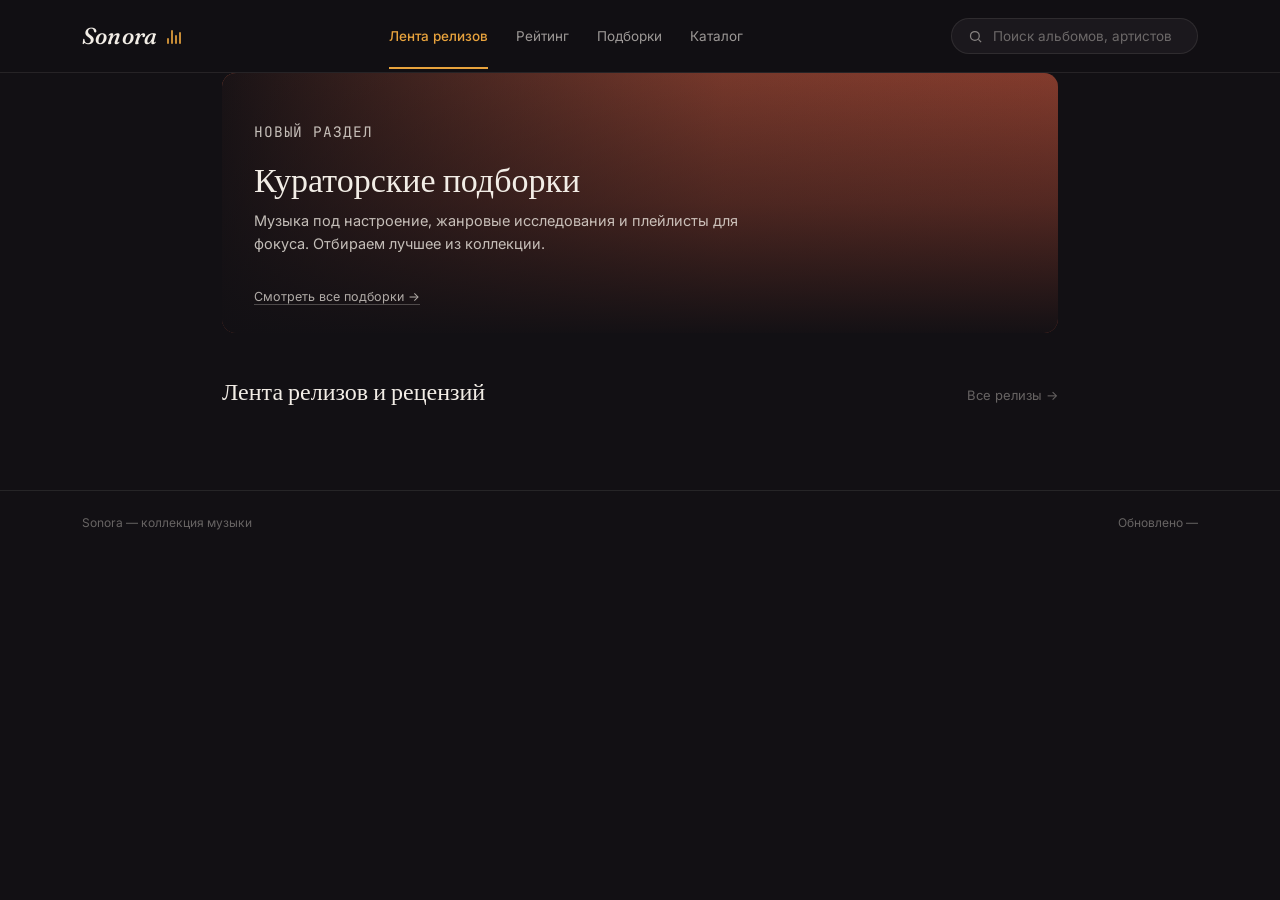
<file: index.html>
<!DOCTYPE html>
<html lang="ru">
<head>
<link rel="icon" href="data:image/svg+xml,<svg xmlns='http://www.w3.org/2000/svg' viewBox='0 0 100 100'><text x='50' y='75' font-size='80' font-family='Georgia,serif' font-weight='bold' fill='%2334D399' text-anchor='middle'>S</text></svg>">
<meta charset="UTF-8">
<meta name="viewport" content="width=device-width, initial-scale=1.0">
<title>Sonora — коллекция музыки</title>
<link rel="preconnect" href="https://fonts.googleapis.com">
<link rel="preconnect" href="https://fonts.gstatic.com" crossorigin>
<link href="https://fonts.googleapis.com/css2?family=Fraunces:ital,opsz,wght@0,9..144,400;0,9..144,500;0,9..144,600;1,9..144,500&family=Inter:wght@400;500;600&family=JetBrains+Mono:wght@400;500&display=swap" rel="stylesheet">
<link rel="stylesheet" href="modal.css">
<style>
  :root{
    --bg: #121014;
    --surface-1: #1b181d;
    --surface-2: #242026;
    --border: rgba(242,237,230,0.09);
    --border-strong: rgba(242,237,230,0.16);
    --text: #f2ede6;
    --text-secondary: rgba(242,237,230,0.62);
    --text-muted: rgba(242,237,230,0.38);
    --accent: #e8a33d;
    --accent-soft: rgba(232,163,61,0.14);
    --coral: linear-gradient(150deg,#c65b3f 0%,#8a3a2c 100%);
    --teal: linear-gradient(150deg,#2f7a72 0%,#1c4a45 100%);
    --pink: linear-gradient(150deg,#b5566f 0%,#732f42 100%);
    --amber: linear-gradient(150deg,#d99a3d 0%,#8c5c1d 100%);
    --green: linear-gradient(150deg,#5c8a4a 0%,#33502a 100%);
    --plum: linear-gradient(150deg,#6b5a9e 0%,#3d3162 100%);
    --radius: 14px;
    --radius-sm: 8px;
  }

  *{box-sizing:border-box;}
  html{scroll-behavior:smooth;}
  body{
    margin:0;
    background:var(--bg);
    color:var(--text);
    font-family:'Inter',sans-serif;
    -webkit-font-smoothing:antialiased;
  }
  a{color:inherit;text-decoration:none;}
  button{font-family:inherit;}
  :focus-visible{outline:2px solid var(--accent); outline-offset:2px; border-radius:4px;}

  .wrap{max-width:900px;margin:0 auto;padding:0 32px;} /* Сузили контейнер для комфортного чтения блога */

  /* ---------- Header ---------- */
  header{
    position:sticky; top:0; z-index:20;
    background:rgba(18,16,20,0.86);
    backdrop-filter:blur(10px);
    border-bottom:1px solid var(--border);
  }
  .header-inner{
    display:flex; align-items:center; justify-content:space-between;
    padding:18px 0; max-width:1180px; margin:0 auto; padding-left:32px; padding-right:32px;
  }
  .logo{
    display:flex; align-items:baseline; gap:10px;
  }
  .logo-mark{
    font-family:'Fraunces',serif; font-style:italic; font-weight:500;
    font-size:23px; letter-spacing:0.01em;
  }
  .logo-wave{
    display:flex; align-items:flex-end; gap:2px; height:14px; opacity:0.85;
  }
  .logo-wave span{
    width:2px; background:var(--accent); border-radius:2px;
    animation:wave 1.8s ease-in-out infinite;
  }
  .logo-wave span:nth-child(1){height:40%; animation-delay:0s;}
  .logo-wave span:nth-child(2){height:100%; animation-delay:0.2s;}
  .logo-wave span:nth-child(3){height:65%; animation-delay:0.4s;}
  .logo-wave span:nth-child(4){height:85%; animation-delay:0.6s;}
  @keyframes wave{
    0%,100%{transform:scaleY(0.6);}
    50%{transform:scaleY(1);}
  }
  @media (prefers-reduced-motion:reduce){
    .logo-wave span{animation:none;}
  }

  nav{display:flex; gap:28px;}
  nav a{
    font-size:13.5px; color:var(--text-secondary);
    padding:6px 0; position:relative;
    transition:color 0.2s ease;
  }
  nav a:hover{color:var(--text);}
  nav a.active{color:var(--accent); font-weight:500;}
  nav a.active::after{
    content:''; position:absolute; left:0; right:0; bottom:-19px;
    height:2px; background:var(--accent);
  }

  .search{
    display:flex; align-items:center; gap:8px;
    background:var(--surface-1); border:1px solid var(--border);
    border-radius:999px; padding:8px 16px;
    transition:border-color 0.2s ease;
  }
  .search:focus-within{border-color:var(--border-strong);}
  .search svg{flex-shrink:0; opacity:0.5;}
  .search input{
    border:none; background:none; outline:none;
    color:var(--text); font-family:'Inter',sans-serif; font-size:13.5px;
    width:190px;
  }
  .search input::placeholder{color:var(--text-muted);}

  /* ---------- Hero banner ---------- */
  main{padding:36px 0 80px;}
  .hero{
    position:relative; border-radius:var(--radius); overflow:hidden;
    background:var(--coral);
    min-height:260px;
    display:flex; align-items:flex-end;
    margin-bottom:44px;
  }
  .hero::before{
    content:''; position:absolute; inset:0; z-index: 1;
    background: 
      linear-gradient(0deg, rgba(18,16,20,0.98) 0%, rgba(18,16,20,0.5) 50%, rgba(18,16,20,0.2) 100%),
      linear-gradient(90deg, rgba(18,16,20,0.95) 0%, rgba(18,16,20,0.2) 60%, transparent 100%);
  }
  
  /* Контейнер коллажа */
  .hero-collage {
    position: absolute; inset: 0; z-index: 0;
    display: grid; 
    grid-template-columns: repeat(auto-fill, minmax(110px, 1fr));
    gap: 0;
    opacity: 0.45; /* Прозрачность обложек */
  }
  .hero-collage .cover-item {
    aspect-ratio: 1; background-size: cover; background-position: center;
  }
  
  /* Поднимаем контент над фоном */
  .hero-content {
    position:relative; z-index:2; padding:28px 32px; max-width:560px;
  }
  .hero-content{position:relative; padding:28px 32px; max-width:560px;}
  .eyebrow{
    font-family:'JetBrains Mono',monospace; font-size:11px; letter-spacing:0.06em;
    text-transform:uppercase; color:var(--accent); margin:0 0 10px;
  }
  .hero h1{
    font-family:'Fraunces',serif; font-weight:500; font-size:34px;
    line-height:1.15; margin:0 0 10px;
  }
  .hero p{
    font-size:14.5px; color:rgba(242,237,230,0.78); margin:0 0 18px; line-height:1.55;
  }
  .hero-track-list{
    display:flex; gap:18px; flex-wrap:wrap;
    font-family:'JetBrains Mono',monospace; font-size:11.5px; color:rgba(242,237,230,0.55);
  }
  .hero-track-list button{
    background:none; border:none; color:inherit; font:inherit; cursor:pointer; padding:0;
  }
  .hero-track-list button:hover{color:rgba(242,237,230,0.85);}
  .hero-link{
    display:inline-block; margin-top:16px;
    font-size:12.5px; color:rgba(242,237,230,0.7);
    border-bottom:1px solid rgba(242,237,230,0.25);
    transition:color 0.2s ease, border-color 0.2s ease;
  }
  .hero-link:hover{color:var(--accent); border-color:var(--accent);}

  /* ---------- Section headings ---------- */
  .section-head{
    display:flex; align-items:baseline; justify-content:space-between;
    margin-bottom:24px;
  }
  .section-head h2{
    font-family:'Fraunces',serif; font-weight:500; font-size:24px; margin:0;
  }
  .section-head a{
    font-size:13px; color:var(--text-muted);
    border-bottom:1px solid transparent;
  }
  .section-head a:hover{color:var(--text-secondary); border-color:var(--border-strong);}

  /* ---------- FEED LAYAOUT (BLOG STYLE) ---------- */
  .feed {
    display: flex; flex-direction: column; gap: 24px;
    margin-bottom: 56px;
  }
  .feed-post {
    display: flex; gap: 28px; background: var(--surface-1);
    border: 1px solid var(--border); border-radius: var(--radius);
    padding: 24px; cursor: pointer; transition: transform 0.2s ease, border-color 0.2s ease;
    text-align: left;
  }
  .feed-post:hover {
    transform: translateY(-2px); border-color: var(--border-strong);
  }
  .post-cover {
    width: 200px; height: 200px; flex-shrink: 0;
    border-radius: var(--radius-sm); 
    background-size: cover; 
    background-position: center;
    background-repeat: no-repeat; /* 👈 Запрещаем дублирование по краям */
    background-color: var(--surface-2); /* Темный фон на случай неровных краев картинки */
    border: 1px solid rgba(255,255,255,0.05);
  }
  .post-content {
    flex: 1; min-width: 0; display: flex; flex-direction: column;
  }
  .post-header {
    display: flex; justify-content: space-between; align-items: center; margin-bottom: 12px;
  }
  .post-genre {
    font-family: 'JetBrains Mono', monospace; font-size: 11px;
    text-transform: uppercase; letter-spacing: 0.05em; color: var(--accent);
  }
  .post-title {
    font-family: 'Fraunces', serif; font-size: 24px; font-weight: 500; margin: 0 0 4px;
  }
  .post-artist {
    font-size: 14px; color: rgba(242,237,230,0.65); margin: 0 0 16px;
  }
  .post-review {
    font-size: 14px; line-height: 1.6; color: var(--text-secondary); margin: 0;
    /* Обрезаем текст до 4-х строк для превью */
    display: -webkit-box; -webkit-line-clamp: 4; -webkit-box-orient: vertical; overflow: hidden;
  }
  .post-footer-btn {
    margin-top: auto; padding-top: 16px;
    font-size: 13px; color: var(--text-muted); font-weight: 500;
  }

  /* ---------- Star rating ---------- */
  .stars{display:inline-flex; gap:2px; vertical-align:middle;}
  .stars .star{
    position:relative; width:12px; height:12px; flex-shrink:0;
  }
  .stars .star svg{position:absolute; inset:0; width:100%; height:100%;}
  .stars .star .empty{color:var(--border-strong); fill:none; stroke:currentColor; stroke-width:1.5;}
  .stars .star .fill{color:var(--accent); fill:currentColor; overflow:hidden;
    clip-path:inset(0 calc(100% - var(--fill,0%)) 0 0);
  }
  .stars.lg .star{width:17px; height:17px;}
  .rating-num{font-family:'JetBrains Mono',monospace; font-size:12px; color:var(--text-secondary); margin-left:6px;}

  /* ---------- Loading / empty states ---------- */
  .skeleton{
    background:linear-gradient(100deg, var(--surface-1) 30%, var(--surface-2) 50%, var(--surface-1) 70%);
    background-size:200% 100%;
    animation:shimmer 1.4s ease-in-out infinite;
    border-radius:var(--radius-sm);
  }
  @keyframes shimmer{0%{background-position:200% 0;} 100%{background-position:-200% 0;}}
  @media (prefers-reduced-motion:reduce){.skeleton{animation:none;}}
  .state-msg{
    font-size:14px; color:var(--text-muted); padding:20px 0; text-align: center;
  }
  .state-msg.error{color:#d98a7a;}

  /* ---------- Detail modal ---------- */
  .modal-overlay{
    position:fixed; inset:0; z-index:50; background:rgba(10,9,11,0.7);
    backdrop-filter:blur(4px);
    display:flex; align-items:center; justify-content:center; padding:24px;
    opacity:0; pointer-events:none; transition:opacity 0.2s ease;
  }
  .modal-overlay.open{opacity:1; pointer-events:auto;}
  .modal{
    background:var(--surface-1); border:1px solid var(--border-strong);
    border-radius:var(--radius); max-width:560px; width:100%; max-height:85vh;
    overflow-y:auto; padding:0;
    transform:translateY(12px); transition:transform 0.2s ease;
  }
  .modal-overlay.open .modal{transform:translateY(0);}
  .modal-cover{height:180px; position:relative; background-size:cover; background-position:center;}
  .modal-cover::after{content:''; position:absolute; inset:0; background:linear-gradient(0deg, var(--surface-1) 0%, transparent 60%);}
  .modal-close{
    position:absolute; top:14px; right:14px; z-index:2;
    width:30px; height:30px; border-radius:50%; border:none;
    background:rgba(18,16,20,0.55); color:var(--text); cursor:pointer;
    display:flex; align-items:center; justify-content:center;
  }
  .modal-close:hover{background:rgba(18,16,20,0.8);}
  .modal-body{padding:6px 28px 28px;}
  .modal-tag{
    font-family:'JetBrains Mono',monospace; font-size:10.5px; text-transform:uppercase;
    letter-spacing:0.04em; color:var(--accent);
  }
  .modal-body h3{font-family:'Fraunces',serif; font-weight:500; font-size:24px; margin:6px 0 2px;}
  .modal-artist{font-size:13.5px; color:var(--text-secondary); margin:0 0 14px;}
  .modal-rating{display:flex; align-items:center; margin-bottom:20px;}
  .modal-section-title{
    font-family:'JetBrains Mono',monospace; font-size:11px; text-transform:uppercase;
    letter-spacing:0.05em; color:var(--text-muted); margin:22px 0 10px;
  }
  .modal-review{font-size:13.5px; color:var(--text-secondary); line-height:1.65; margin:0;}
  .track-list{list-style:none; margin:0; padding:0;}
  .track-list li{
    display:flex; align-items:center; gap:12px; padding:9px 0;
    border-bottom:1px solid var(--border); font-size:13px;
  }
  .track-list li:last-child{border-bottom:none;}
  .track-list .num{font-family:'JetBrains Mono',monospace; color:var(--text-muted); width:20px;}
  .track-list .t-title{flex:1;}
  .track-list .dur{font-family:'JetBrains Mono',monospace; color:var(--text-muted); font-size:12px;}

  footer{
    border-top:1px solid var(--border); padding:24px 0; margin-top:60px;
  }
  footer .wrap{
    display:flex; justify-content:space-between; align-items:center;
    font-size:12px; color:var(--text-muted); max-width: 1180px;
  }

  /* ---------- Responsive ---------- */
  @media (max-width:920px){
    nav{display:none;}
    .search input{width:140px;}
    .hero h1{font-size:27px;}
  }
  @media (max-width:600px){
    .wrap{padding:0 18px;}
    .hero-content{padding:20px;}
    
    .feed-post { flex-direction: column; padding: 16px; gap: 16px; }
    .post-cover { width: 100%; height: auto; aspect-ratio: 1/1; }
  }
</style>
</head>
<body>

<header>
  <div class="header-inner">
    <div class="logo">
      <span class="logo-mark">Sonora</span>
      <span class="logo-wave" aria-hidden="true"><span></span><span></span><span></span><span></span></span>
    </div>
    <nav aria-label="Разделы сайта">
      <a href="index.html" class="active">Лента релизов</a>
      <a href="rating.html">Рейтинг</a> 
      <a href="playlists.html">Подборки</a>
      <a href="releases.html">Каталог</a>
    </nav>
    <div class="search" role="search">
      <svg width="15" height="15" viewBox="0 0 24 24" fill="none" stroke="currentColor" stroke-width="2"><circle cx="11" cy="11" r="7"/><line x1="21" y1="21" x2="16.65" y2="16.65"/></svg>
      <input type="text" id="search-input" placeholder="Поиск альбомов, артистов" autocomplete="off">
    </div>
  </div>
</header>

<main class="wrap">

  <section class="hero" id="playlists-hero">
    <!-- Сюда JS загрузит картинки обложек -->
    <div class="hero-collage" id="hero-collage"></div>
    
    <div class="hero-content">
      <p class="eyebrow">Новый раздел</p>
      <h1>Кураторские подборки</h1>
      <p>Музыка под настроение, жанровые исследования и плейлисты для фокуса. Отбираем лучшее из коллекции.</p>
      <a class="hero-link" href="playlists.html">Смотреть все подборки →</a>
    </div>
  </section>


  <section id="releases">
    <div class="section-head">
      <h2>Лента релизов и рецензий</h2>
      <a href="releases.html" id="all-releases-link">Все релизы →</a>
    </div>
    <!-- Сетка заменена на вертикальную ленту -->
    <div class="feed" id="releases-grid">
      <!-- feed posts injected by renderReleaseGrid() -->
    </div>
  </section>

</main>

<footer>
  <div class="wrap">
    <span>Sonora — коллекция музыки</span>
    <span id="footer-updated">Обновлено —</span>
  </div>
</footer>

<!-- Detail modal -->
<div class="modal-overlay" id="modal-overlay">
  <div class="modal" role="dialog" aria-modal="true" aria-labelledby="modal-title">
    <button class="modal-close" id="modal-close" aria-label="Закрыть">
      <svg width="14" height="14" viewBox="0 0 24 24" fill="none" stroke="currentColor" stroke-width="2"><line x1="18" y1="6" x2="6" y2="18"/><line x1="6" y1="6" x2="18" y2="18"/></svg>
    </button>

    <div class="modal-header-grid" id="modal-header-bg">
      <div class="modal-poster" id="modal-cover"></div>
      <div class="modal-info">
        <p class="modal-tag" id="modal-genre"></p>
        <h3 id="modal-title"></h3>
        <p class="modal-artist" id="modal-artist"></p>
        <div class="modal-rating" id="modal-rating"></div>
      </div>
    </div>

    <div class="modal-body">
      <!-- Сначала идет рецензия / описание -->
      <div id="modal-review-section">
        <p class="modal-section-title">Рецензия</p>
        <p class="modal-review" id="modal-review"></p>
      </div>

      <!-- Затем идет треклист -->
      <div id="modal-tracks-section">
        <p class="modal-section-title">Треклист</p>
        <ul class="track-list" id="modal-tracks"></ul>
      </div>
    </div>
  </div>
</div>

<script type="module">
import { createClient } from 'https://esm.sh/@supabase/supabase-js@2';
import { initModal, openModal, coverStyle, formatDuration, starsHTML } from './modal.js';

initModal();

const SUPABASE_URL = 'https://xlavseqcmfiqbiheajea.supabase.co';
const SUPABASE_ANON_KEY = 'eyJhbGciOiJIUzI1NiIsInR5cCI6IkpXVCJ9.eyJpc3MiOiJzdXBhYmFzZSIsInJlZiI6InhsYXZzZXFjbWZpcWJpaGVhamVhIiwicm9sZSI6ImFub24iLCJpYXQiOjE3ODQ4OTc2ODgsImV4cCI6MjEwMDQ3MzY4OH0.Biwof0qcafViagViPddujVId4Q6nVguGCkoLJ0urdeE';

const supabase = createClient(SUPABASE_URL, SUPABASE_ANON_KEY);
const RELEASE_CARDS_VIEW = 'release_cards';
const releaseCache = new Map();

function cacheRelease(r){ releaseCache.set(r.id, r); return r; }

// Рендеринг поста в стиле блога
function feedPostHTML(release){
  // Очищаем текст рецензии от тегов [img], чтобы они не ломали верстку превью
  const plainReview = release.review ? release.review.replace(/\[img\].*?\[\/img\]/gi, '[Картинка]') : 'Без рецензии...';
  
  return `
    <article class="feed-post" data-id="${release.id}" tabindex="0" role="button" aria-label="${release.title}">
      <div class="post-cover" style="${coverStyle(release)}"></div>
      
      <div class="post-content">
        <div class="post-header">
          <span class="post-genre">${release.genre || 'Музыка'}</span>
          ${release.rating ? `<div class="post-rating">${starsHTML(release.rating)}</div>` : ''}        </div>
        
        <h3 class="post-title">${release.title}</h3>
        <p class="post-artist">${release.artist}</p>
        <p class="post-review">${plainReview}</p>
        
        <div class="post-footer-btn">Читать полностью и смотреть треклист →</div>
      </div>
    </article>`;
}


// Увеличили лимит до 10, так как это лента
async function fetchLatestAdded(limit = 10){
  const { data, error } = await supabase
    .from(RELEASE_CARDS_VIEW)
    .select('*')
    .order('created_at', { ascending: false })
    .limit(limit);
  if (error) throw error;
  return data;
}



async function searchReleases(query){
  if (!query.trim()) return fetchLatestAdded(10);
  const { data, error } = await supabase
    .from(RELEASE_CARDS_VIEW)
    .select('*')
    .or(`title.ilike.%${query}%,artist.ilike.%${query}%`)
    .limit(10);
  if (error) throw error;
  return data;
}

async function renderReleaseGrid(){
  const feed = document.getElementById('releases-grid');
  // Временный скелетон
  feed.innerHTML = Array.from({length:3}).map(() =>
    `<div class="skeleton" style="width:100%; height: 250px; margin-bottom: 24px; border-radius: var(--radius);"></div>`).join('');
  try {
    const releases = await fetchLatestAdded(10);
    releases.forEach(cacheRelease);
    feed.innerHTML = releases.length
      ? releases.map(feedPostHTML).join('')
      : `<p class="state-msg">Пока нет релизов.</p>`;
  } catch (err){
    console.error(err);
    feed.innerHTML = `<p class="state-msg error">Не удалось загрузить ленту релизов. Проверьте подключение к Supabase.</p>`;
  }
}

// Загружает последние обложки из базы и строит коллаж
async function renderHeroCollage(){
  const collage = document.getElementById('hero-collage');
  try {
    const { data, error } = await supabase
      .from(RELEASE_CARDS_VIEW)
      .select('cover_url, cover_theme')
      .not('cover_url', 'is', null) // Берем только те, где есть картинка
      .limit(16); // 16 штук хватит, чтобы заполнить баннер

    if (error) throw error;

    if (data && data.length) {
      collage.innerHTML = data.map(r => 
        `<div class="cover-item" style="background-image: url('${r.cover_url}')"></div>`
      ).join('');
    }
  } catch (err){
    console.error('Ошибка загрузки обложек для баннера:', err);
  }
}

// Поиск по ленте
let searchDebounce;
document.getElementById('search-input').addEventListener('input', (e) => {
  clearTimeout(searchDebounce);
  const query = e.target.value;
  searchDebounce = setTimeout(async () => {
    const feed = document.getElementById('releases-grid');
    feed.innerHTML = Array.from({length:3}).map(() =>
      `<div class="skeleton" style="width:100%; height: 250px; margin-bottom: 24px; border-radius: var(--radius);"></div>`).join('');
    try {
      const results = await searchReleases(query);
      results.forEach(cacheRelease);
      document.querySelector('#releases .section-head h2').textContent =
        query.trim() ? `Результаты: «${query}»` : 'Лента релизов и рецензий';
      feed.innerHTML = results.length
        ? results.map(feedPostHTML).join('')
        : `<p class="state-msg">Ничего не найдено.</p>`;
    } catch (err){
      console.error(err);
      feed.innerHTML = `<p class="state-msg error">Ошибка поиска.</p>`;
    }
  }, 300);
});

document.getElementById('footer-updated').textContent =
  `Обновлено ${new Date().toLocaleDateString('ru-RU', { day:'numeric', month:'long', year:'numeric' })}`;

Promise.all([
  renderHeroCollage(),
  renderReleaseGrid(),
]);

// Открытие модального окна при клике на пост ленты
document.addEventListener('click', (e) => {
  const el = e.target.closest('[data-id]');
  if (!el) return;
  const release = releaseCache.get(el.dataset.id);
  if (release) openModal(release);
});
</script>

</body>
</html>
</file>
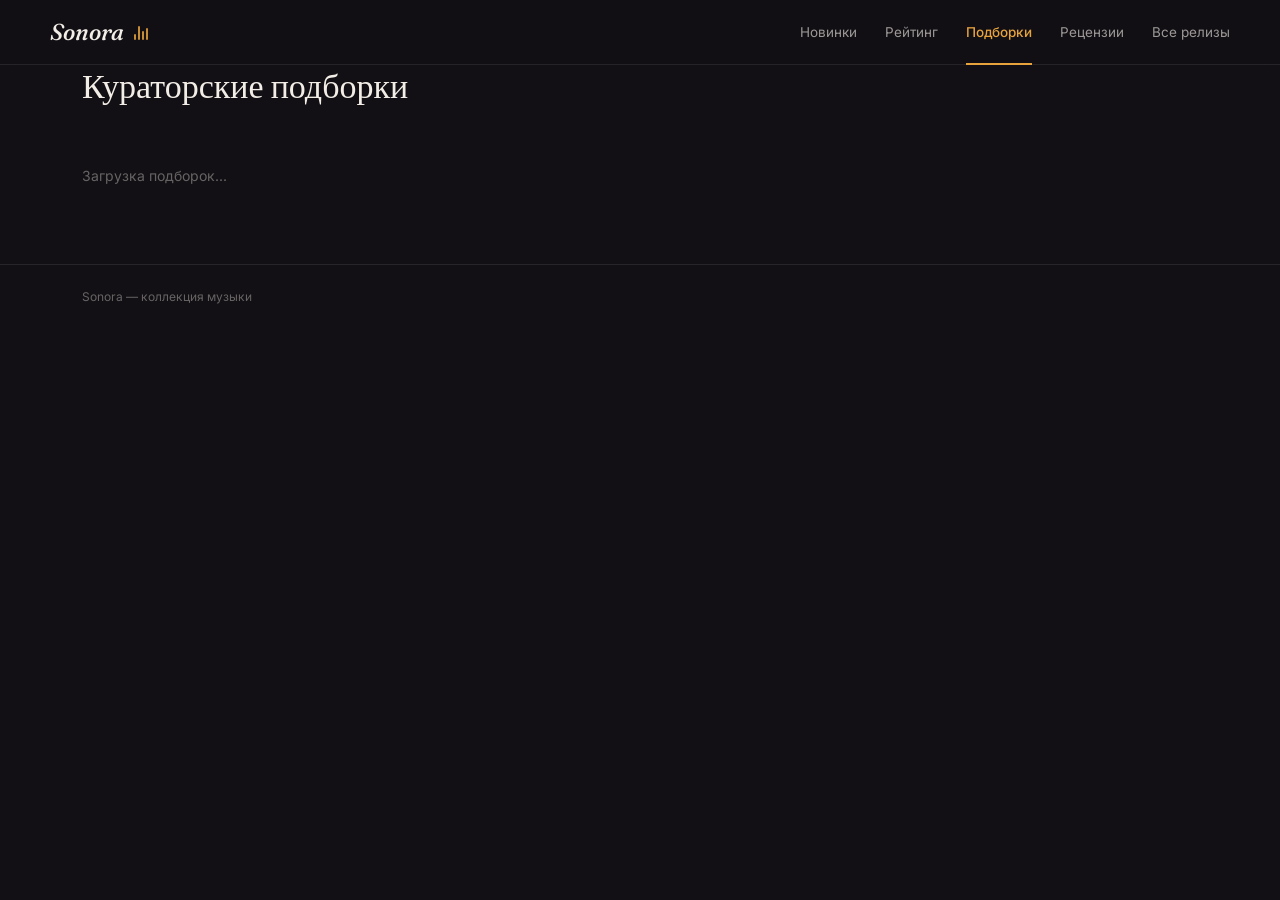
<file: playlists.html>
<!DOCTYPE html>
<html lang="ru">
<head>
<meta charset="UTF-8">
<meta name="viewport" content="width=device-width, initial-scale=1.0">
<title>Sonora — Подборки</title>
<link rel="preconnect" href="https://fonts.googleapis.com">
<link rel="preconnect" href="https://fonts.gstatic.com" crossorigin>
<link href="https://fonts.googleapis.com/css2?family=Fraunces:ital,opsz,wght@0,9..144,400;0,9..144,500;0,9..144,600;1,9..144,500&family=Inter:wght@400;500;600&family=JetBrains+Mono:wght@400;500&display=swap" rel="stylesheet">
<link rel="stylesheet" href="modal.css">
<style>
  :root{
    --bg: #121014; --surface-1: #1b181d; --surface-2: #242026;
    --border: rgba(242,237,230,0.09); --border-strong: rgba(242,237,230,0.16);
    --text: #f2ede6; --text-secondary: rgba(242,237,230,0.62); --text-muted: rgba(242,237,230,0.38);
    --accent: #e8a33d;
    --coral: linear-gradient(150deg,#c65b3f 0%,#8a3a2c 100%);
    --teal: linear-gradient(150deg,#2f7a72 0%,#1c4a45 100%);
    --pink: linear-gradient(150deg,#b5566f 0%,#732f42 100%);
    --amber: linear-gradient(150deg,#d99a3d 0%,#8c5c1d 100%);
    --green: linear-gradient(150deg,#5c8a4a 0%,#33502a 100%);
    --plum: linear-gradient(150deg,#6b5a9e 0%,#3d3162 100%);
    --radius: 14px; --radius-sm: 8px;
  }
  *{box-sizing:border-box;} html{scroll-behavior:smooth;}
  body{margin:0; background:var(--bg); color:var(--text); font-family:'Inter',sans-serif;}
  a{color:inherit; text-decoration:none;} button{font-family:inherit;}

  .wrap{max-width:1180px; margin:0 auto; padding:0 32px;}

  /* Header */
  header{position:sticky; top:0; z-index:20; background:rgba(18,16,20,0.86); backdrop-filter:blur(10px); border-bottom:1px solid var(--border);}
  .header-inner{display:flex; align-items:center; justify-content:space-between; padding:18px 0;}
  .logo{display:flex; align-items:baseline; gap:10px;}
  .logo-mark{font-family:'Fraunces',serif; font-style:italic; font-weight:500; font-size:23px;}
  .logo-wave{display:flex; align-items:flex-end; gap:2px; height:14px; opacity:0.85;}
  .logo-wave span{width:2px; background:var(--accent); border-radius:2px; animation:wave 1.8s ease-in-out infinite;}
  .logo-wave span:nth-child(1){height:40%;} .logo-wave span:nth-child(2){height:100%;} 
  .logo-wave span:nth-child(3){height:65%;} .logo-wave span:nth-child(4){height:85%;}
  @keyframes wave{0%,100%{transform:scaleY(0.6);} 50%{transform:scaleY(1);}}
  
  nav{display:flex; gap:28px;}
  nav a{font-size:13.5px; color:var(--text-secondary); padding:6px 0; position:relative; transition:color 0.2s ease;}
  nav a:hover{color:var(--text);}
  nav a.active{color:var(--accent); font-weight:500;}
  nav a.active::after{content:''; position:absolute; left:0; right:0; bottom:-19px; height:2px; background:var(--accent);}

  /* Content */
  main{padding:40px 0 80px;}
  .page-title {font-family:'Fraunces',serif; font-weight:500; font-size:34px; margin: 0 0 40px;}
  
  .category-section {margin-bottom: 56px;}
  .section-head {display:flex; align-items:baseline; justify-content:space-between; margin-bottom:18px; padding-bottom: 10px; border-bottom: 1px solid var(--border);}
  .section-head h2 {font-family:'Fraunces',serif; font-weight:500; font-size:20px; margin:0;}

  /* Grid */
  .releases{display:grid; grid-template-columns:repeat(5,1fr); gap:18px;}
  .release-card{
    position:relative; border-radius:var(--radius-sm); overflow:hidden; aspect-ratio:1/1.05;
    transition:transform 0.25s ease; cursor:pointer; border:none; padding:0; text-align:left; background:var(--surface-1); display:block;
  }
  .release-card:hover{transform:translateY(-4px);}
  .release-card .cover{position:absolute; inset:0; background-size:cover; background-position:center;}
  .release-card .cover::after{content:''; position:absolute; inset:0; background:linear-gradient(0deg, rgba(0,0,0,0.85) 0%, transparent 60%);}
  
  .release-meta{position:absolute; left:0; right:0; bottom:0; padding:12px 14px; z-index:1;}
  .release-meta .title{font-size:14px; font-weight:600; margin:0;}
  .release-meta .artist{font-size:12px; color:rgba(242,237,230,0.7); margin:4px 0 0;}
  
  .release-tag{
    position:absolute; top:10px; left:10px; z-index:1;
    font-family:'JetBrains Mono',monospace; font-size:10px; text-transform:uppercase; letter-spacing:0.04em; 
    background:rgba(18,16,20,0.65); backdrop-filter:blur(4px); padding:4px 10px; border-radius:999px; color:var(--text);
  }

  .state-msg{font-size:14px; color:var(--text-muted); padding:20px 0;}
  footer{border-top:1px solid var(--border); padding:24px 0; margin-top:60px;}
  footer .wrap{display:flex; justify-content:space-between; align-items:center; font-size:12px; color:var(--text-muted);}

  @media (max-width:1080px){.releases{grid-template-columns:repeat(4,1fr);}}
  @media (max-width:920px){.releases{grid-template-columns:repeat(3,1fr);} nav{display:none;}}
  @media (max-width:640px){.releases{grid-template-columns:repeat(2,1fr); gap:12px;} .wrap{padding:0 18px;}}
</style>
</head>
<body>

<header>
  <div class="wrap header-inner">
    <a class="logo" href="index.html">
      <span class="logo-mark">Sonora</span>
      <span class="logo-wave" aria-hidden="true"><span></span><span></span><span></span><span></span></span>
    </a>
    <nav aria-label="Разделы сайта">
      <a href="index.html#releases">Новинки</a>
      <a href="index.html#rating">Рейтинг</a>
      <a href="playlists.html" class="active">Подборки</a>
      <a href="index.html#reviews">Рецензии</a>
      <a href="releases.html">Все релизы</a>
    </nav>
  </div>
</header>

<main class="wrap">
  <h1 class="page-title">Кураторские подборки</h1>
  <div id="playlists-container">
    <p class="state-msg">Загрузка подборок...</p>
  </div>
</main>

<footer>
  <div class="wrap">
    <span>Sonora — коллекция музыки</span>
  </div>
</footer>

<!-- Модальное окно (Точно такое же, как на остальных страницах) -->
<div class="modal-overlay" id="modal-overlay">
  <div class="modal" role="dialog" aria-modal="true" aria-labelledby="modal-title">
    <button class="modal-close" id="modal-close" aria-label="Закрыть">
      <svg width="14" height="14" viewBox="0 0 24 24" fill="none" stroke="currentColor" stroke-width="2"><line x1="18" y1="6" x2="6" y2="18"/><line x1="6" y1="6" x2="18" y2="18"/></svg>
    </button>
    <div class="modal-header-grid" id="modal-header-bg">
      <div class="modal-poster" id="modal-cover"></div>
      <div class="modal-info">
        <p class="modal-tag" id="modal-genre"></p>
        <h3 id="modal-title"></h3>
        <p class="modal-artist" id="modal-artist"></p>
        <div class="modal-rating" id="modal-rating"></div>
      </div>
    </div>
    <div class="modal-body">
      <!-- Сначала идет рецензия / описание -->
      <div id="modal-review-section">
        <p class="modal-section-title">Рецензия</p>
        <p class="modal-review" id="modal-review"></p>
      </div>

      <!-- Затем идет треклист -->
      <div id="modal-tracks-section">
        <p class="modal-section-title">Треклист</p>
        <ul class="track-list" id="modal-tracks"></ul>
      </div>
    </div>
  </div>
</div>

<script type="module">
import { createClient } from 'https://esm.sh/@supabase/supabase-js@2';
import { initModal, openModal, coverStyle } from './modal.js';

// Инициализируем модалку
initModal();

const SUPABASE_URL = 'https://xlavseqcmfiqbiheajea.supabase.co';
const SUPABASE_ANON_KEY = 'eyJhbGciOiJIUzI1NiIsInR5cCI6IkpXVCJ9.eyJpc3MiOiJzdXBhYmFzZSIsInJlZiI6InhsYXZzZXFjbWZpcWJpaGVhamVhIiwicm9sZSI6ImFub24iLCJpYXQiOjE3ODQ4OTc2ODgsImV4cCI6MjEwMDQ3MzY4OH0.Biwof0qcafViagViPddujVId4Q6nVguGCkoLJ0urdeE';
const supabase = createClient(SUPABASE_URL, SUPABASE_ANON_KEY);

const playlistCache = new Map();

async function loadPlaylists() {
  const container = document.getElementById('playlists-container');
  
  // Загружаем данные из VIEW, которое мы создали на Шаге 1
  const { data, error } = await supabase
    .from('playlist_cards')
    .select('*')
    .order('created_at', { ascending: false });
  
  if (error || !data) {
    container.innerHTML = '<p class="state-msg error">Не удалось загрузить подборки.</p>';
    console.error(error);
    return;
  }

  if (data.length === 0) {
    container.innerHTML = '<p class="state-msg">Подборок пока нет. Создайте первую в панели управления!</p>';
    return;
  }

  // Группируем плейлисты по категориям (Настроение, Жанр, Занятия)
  const grouped = data.reduce((acc, p) => {
    if (!acc[p.category]) acc[p.category] = [];
    acc[p.category].push(p);
    return acc;
  }, {});

  // Рендерим HTML секций и карточек
  container.innerHTML = Object.entries(grouped).map(([category, items]) => `
    <div class="category-section">
      <div class="section-head"><h2>${category}</h2></div>
      <div class="releases">
        ${items.map(p => {
          playlistCache.set(p.id, p);
          const trackCount = p.tracks ? p.tracks.length : 0;
          return `
            <article class="release-card" data-playlist-id="${p.id}" tabindex="0" role="button">
              <div class="cover" style="${coverStyle(p)}"></div>
              <span class="release-tag">Подборка</span>
              <div class="release-meta">
                <p class="title">${p.title}</p>
                <p class="artist">${trackCount} треков</p>
              </div>
            </article>`;
        }).join('')}
      </div>
    </div>
  `).join('');
}

// Слушатель клика на карточку подборки
document.addEventListener('click', (e) => {
  const el = e.target.closest('[data-playlist-id]');
  if (!el) return;
  
  const p = playlistCache.get(el.dataset.playlistId);
  if (p) {
    // Подгоняем данные подборки под формат, который ожидает openModal()
    openModal({
      ...p,
      genre: p.category,              // Выводим категорию вместо жанра над заголовком
      artist: 'Sonora Mix',           // В качестве автора указываем проект
      review: p.description,          // Описание пойдет в блок рецензии
      rating: null                    // Отключаем звезды рейтинга
    });
  }
});

// Запускаем загрузку
loadPlaylists();
</script>

</body>
</html>
</file>
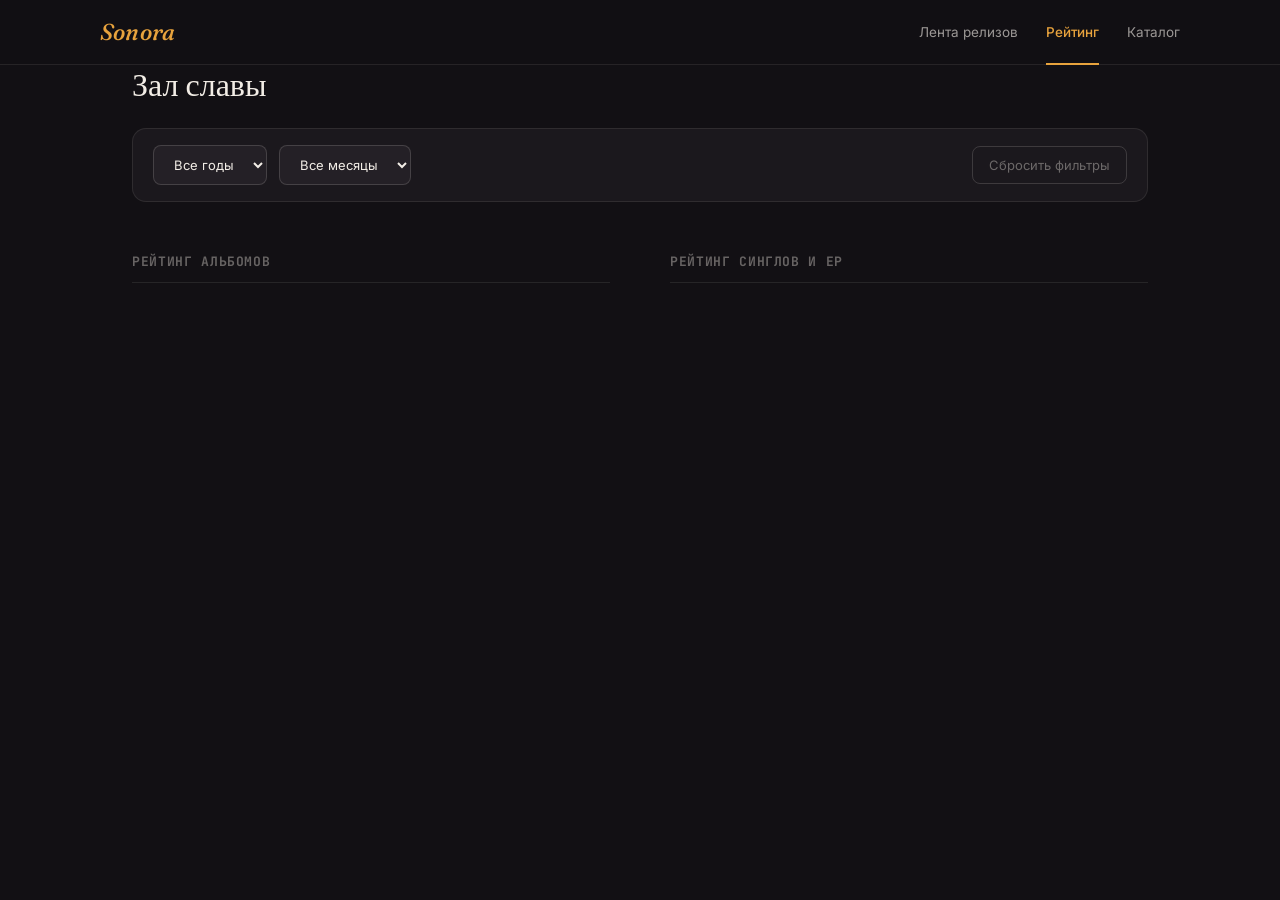
<file: rating.html>
<!DOCTYPE html>
<html lang="ru">
<head>
<link rel="icon" href="data:image/svg+xml,<svg xmlns='http://www.w3.org/2000/svg' viewBox='0 0 100 100'><text x='50' y='75' font-size='80' font-family='Georgia,serif' font-weight='bold' fill='%2334D399' text-anchor='middle'>S</text></svg>">
<meta charset="UTF-8">
<meta name="viewport" content="width=device-width, initial-scale=1.0">
<title>Sonora — Рейтинг</title>
<link rel="preconnect" href="https://fonts.googleapis.com">
<link rel="preconnect" href="https://fonts.gstatic.com" crossorigin>
<link href="https://fonts.googleapis.com/css2?family=Fraunces:ital,opsz,wght@0,9..144,400;0,9..144,500;0,9..144,600;1,9..144,500&family=Inter:wght@400;500;600&family=JetBrains+Mono:wght@400;500&display=swap" rel="stylesheet">
<link rel="stylesheet" href="modal.css">
<style>
  :root {
    --bg: #121014;
    --surface-1: #1b181d;
    --surface-2: #242026;
    --border: rgba(242,237,230,0.09);
    --border-strong: rgba(242,237,230,0.16);
    --text: #f2ede6;
    --text-secondary: rgba(242,237,230,0.62);
    --text-muted: rgba(242,237,230,0.38);
    --accent: #e8a33d;
    --radius: 14px;
    --radius-sm: 8px;
  }

  * { box-sizing: border-box; }
  body {
    margin: 0; background: var(--bg); color: var(--text);
    font-family: 'Inter', sans-serif; -webkit-font-smoothing: antialiased;
  }
  a { color: inherit; text-decoration: none; }
  button, select { font-family: inherit; }

  .wrap { max-width: 1080px; margin: 0 auto; padding: 0 32px; }

  /* ---------- Header ---------- */
  header {
    position: sticky; top: 0; z-index: 20;
    background: rgba(18,16,20,0.86); backdrop-filter: blur(10px);
    border-bottom: 1px solid var(--border);
  }
  .header-inner {
    display: flex; align-items: center; justify-content: space-between;
    padding: 18px 0;
  }
  .logo { display: flex; align-items: baseline; gap: 10px; }
  .logo-mark {
    font-family: 'Fraunces', serif; font-style: italic; font-weight: 500;
    font-size: 23px; letter-spacing: 0.01em; color: var(--accent);
  }
  nav { display: flex; gap: 28px; }
  nav a {
    font-size: 13.5px; color: var(--text-secondary);
    padding: 6px 0; position: relative; transition: color 0.2s ease;
  }
  nav a:hover { color: var(--text); }
  nav a.active { color: var(--accent); font-weight: 500; }
  nav a.active::after {
    content: ''; position: absolute; left: 0; right: 0; bottom: -19px;
    height: 2px; background: var(--accent);
  }

  /* ---------- Filters ---------- */
  main { padding: 40px 0 80px; }
  .page-title {
    font-family: 'Fraunces', serif; font-size: 32px; font-weight: 500;
    margin: 0 0 24px;
  }
  
  .filters-bar {
    display: flex; gap: 12px; align-items: center; margin-bottom: 40px;
    background: var(--surface-1); padding: 16px 20px;
    border-radius: var(--radius); border: 1px solid var(--border);
    flex-wrap: wrap;
  }
  .filter-select {
    background: var(--surface-2); border: 1px solid var(--border-strong);
    color: var(--text); padding: 10px 16px; border-radius: 8px;
    font-size: 13px; cursor: pointer; outline: none; transition: 0.2s;
  }
  .filter-select:focus { border-color: var(--accent); }
  .btn-clear {
    background: transparent; border: 1px solid var(--border-strong);
    color: var(--text-muted); padding: 10px 16px; border-radius: 8px;
    font-size: 13px; cursor: pointer; transition: 0.2s; margin-left: auto;
  }
  .btn-clear:hover { color: var(--text); border-color: var(--text-muted); }

  /* ---------- Two Columns Layout ---------- */
  .rating-grid {
    display: grid; grid-template-columns: 1fr 1fr; gap: 60px;
  }
  .column-title {
    font-family: 'JetBrains Mono', monospace; font-size: 13px;
    text-transform: uppercase; color: var(--text-muted);
    letter-spacing: 0.05em; border-bottom: 1px solid var(--border);
    padding-bottom: 12px; margin-bottom: 0;
  }

  //* ---------- List Styles ---------- */
  .rank-list { list-style: none; margin: 0; padding: 0; }
  .rank-list li {
    display: flex; align-items: center; gap: 14px;
    padding: 16px 0; border-bottom: 1px solid var(--border);
    cursor: pointer; transition: background 0.2s;
  }
  .rank-list li:hover { background: rgba(255,255,255,0.02); }
  .rank-list li:last-child { border-bottom: none; }
  
  .rank-num {
    font-family: 'JetBrains Mono', monospace; font-size: 14px;
    color: var(--text-muted); width: 24px; flex-shrink: 0; text-align: right;
  }
  
  /* НОВЫЙ БЛОК ДЛЯ ОБЛОЖКИ */
  .rank-cover {
    width: 44px;
    height: 44px;
    border-radius: 6px;
    flex-shrink: 0;
    background-size: cover;
    background-position: center;
    border: 1px solid rgba(255,255,255,0.05);
  }
  
  .rank-info { flex: 1; min-width: 0; }
  .rank-info .title { font-size: 14px; font-weight: 500; margin: 0; color: var(--text); }
  .rank-info .artist { font-size: 12.5px; color: var(--text-secondary); margin: 3px 0 0; }
  .rank-score {
    font-family: 'JetBrains Mono', monospace; font-size: 14px;
    color: var(--accent); font-weight: 600; background: var(--accent-soft);
    padding: 4px 8px; border-radius: 6px;
  }
  
  .empty-state { font-size: 14px; color: var(--text-muted); padding: 20px 0; }

  /* ---------- Responsive ---------- */
  @media (max-width: 800px) {
    .rating-grid { grid-template-columns: 1fr; gap: 40px; }
    .filters-bar { flex-direction: column; align-items: stretch; }
    .btn-clear { margin-left: 0; }
  }
</style>
</head>
<body>

<header>
  <div class="wrap header-inner">
    <div class="logo">
      <span class="logo-mark">Sonora</span>
    </div>
    <nav aria-label="Разделы сайта">
      <a href="index.html">Лента релизов</a>
      <a href="rating.html" class="active">Рейтинг</a>
      <a href="releases.html">Каталог</a>
    </nav>
  </div>
</header>

<main class="wrap">
  <h1 class="page-title">Зал славы</h1>
  
  <div class="filters-bar">
    <select id="filter-year" class="filter-select">
      <option value="all">Все годы</option>
      <!-- Года генерируются из базы -->
    </select>
    
    <select id="filter-month" class="filter-select">
      <option value="all">Все месяцы</option>
      <option value="01">Январь</option>
      <option value="02">Февраль</option>
      <option value="03">Март</option>
      <option value="04">Апрель</option>
      <option value="05">Май</option>
      <option value="06">Июнь</option>
      <option value="07">Июль</option>
      <option value="08">Август</option>
      <option value="09">Сентябрь</option>
      <option value="10">Октябрь</option>
      <option value="11">Ноябрь</option>
      <option value="12">Декабрь</option>
    </select>

    <button id="btn-clear" class="btn-clear">Сбросить фильтры</button>
  </div>

  <div class="rating-grid">
    <div>
      <h2 class="column-title">Рейтинг Альбомов</h2>
      <ul class="rank-list" id="albums-list">
        <!-- Альбомы -->
      </ul>
    </div>
    
    <div>
      <h2 class="column-title">Рейтинг Синглов и EP</h2>
      <ul class="rank-list" id="singles-list">
        <!-- Синглы -->
      </ul>
    </div>
  </div>
</main>

<!-- Подключение модального окна из твоей системы -->
<div class="modal-overlay" id="modal-overlay">
  <div class="modal" role="dialog" aria-modal="true" aria-labelledby="modal-title">
    <button class="modal-close" id="modal-close" aria-label="Закрыть">
      <svg width="14" height="14" viewBox="0 0 24 24" fill="none" stroke="currentColor" stroke-width="2"><line x1="18" y1="6" x2="6" y2="18"/><line x1="6" y1="6" x2="18" y2="18"/></svg>
    </button>

    <div class="modal-header-grid" id="modal-header-bg">
      <div class="modal-poster" id="modal-cover"></div>
      <div class="modal-info">
        <p class="modal-tag" id="modal-genre"></p>
        <h3 id="modal-title"></h3>
        <p class="modal-artist" id="modal-artist"></p>
        <div class="modal-rating" id="modal-rating"></div>
      </div>
    </div>

    <div class="modal-body">
      <div id="modal-tracks-section">
        <p class="modal-section-title">Треклист</p>
        <ul class="track-list" id="modal-tracks"></ul>
      </div>
      <div id="modal-review-section">
        <p class="modal-section-title">Рецензия</p>
        <p class="modal-review" id="modal-review"></p>
      </div>
    </div>
  </div>
</div>

<script type="module">
import { createClient } from 'https://esm.sh/@supabase/supabase-js@2';
import { initModal, openModal, coverStyle, formatDuration, starsHTML } from './modal.js';

initModal();

const SUPABASE_URL = 'https://xlavseqcmfiqbiheajea.supabase.co';
const SUPABASE_ANON_KEY = 'eyJhbGciOiJIUzI1NiIsInR5cCI6IkpXVCJ9.eyJpc3MiOiJzdXBhYmFzZSIsInJlZiI6InhsYXZzZXFjbWZpcWJpaGVhamVhIiwicm9sZSI6ImFub24iLCJpYXQiOjE3ODQ4OTc2ODgsImV4cCI6MjEwMDQ3MzY4OH0.Biwof0qcafViagViPddujVId4Q6nVguGCkoLJ0urdeE';

const supabase = createClient(SUPABASE_URL, SUPABASE_ANON_KEY);
const RELEASE_CARDS_VIEW = 'release_cards';

let allRatedReleases = [];
const releaseCache = new Map();

// Элементы DOM
const albumsList = document.getElementById('albums-list');
const singlesList = document.getElementById('singles-list');
const yearFilter = document.getElementById('filter-year');
const monthFilter = document.getElementById('filter-month');
const btnClear = document.getElementById('btn-clear');

function rankRowHTML(release, index){
  return `
    <li data-id="${release.id}" tabindex="0" role="button">
      <span class="rank-num">${String(index + 1).padStart(2,'0')}</span>
      
      <!-- ВЫВОД МИНИ-ОБЛОЖКИ -->
      <div class="rank-cover" style="${coverStyle(release)}"></div>
      
      <div class="rank-info">
        <p class="title">${release.title}</p>
        <p class="artist">${release.artist}</p>
      </div>
      <span class="rank-score">${release.rating.toFixed(1)}</span>
    </li>`;
}

// 1. Загрузка всех релизов с оценкой
async function fetchAllRatedReleases() {
  const { data, error } = await supabase
    .from(RELEASE_CARDS_VIEW)
    .select('*')
    .not('rating', 'is', null)
    .order('rating', { ascending: false });
    
  if (error) {
    console.error(error);
    return [];
  }
  return data;
}

// 2. Инициализация (Сбор годов и первичный рендер)
async function initPage() {
  allRatedReleases = await fetchAllRatedReleases();
  allRatedReleases.forEach(r => releaseCache.set(r.id, r));

  // Собираем уникальные года из поля release_date для фильтра
  const years = new Set();
  allRatedReleases.forEach(r => {
    if (r.release_date) {
      years.add(r.release_date.split('-')[0]); // Берем YYYY
    }
  });

  // Заполняем дропдаун годов (сортируем по убыванию)
  Array.from(years).sort().reverse().forEach(year => {
    const opt = document.createElement('option');
    opt.value = year;
    opt.textContent = year;
    yearFilter.appendChild(opt);
  });

  renderLists();
}

// 3. Основная логика фильтрации и отрисовки
function renderLists() {
  const selectedYear = yearFilter.value;
  const selectedMonth = monthFilter.value;

  // Фильтруем общую базу по дате
  const filtered = allRatedReleases.filter(r => {
    if (!r.release_date) return (selectedYear === 'all' && selectedMonth === 'all');
    
    const [y, m, d] = r.release_date.split('-');
    const passYear = (selectedYear === 'all' || selectedYear === y);
    const passMonth = (selectedMonth === 'all' || selectedMonth === m);
    
    return passYear && passMonth;
  });

  // Разделяем на альбомы и синглы
  // Если у тебя в базе есть поле release_type ('album', 'single', 'ep'), используй его:
  // const albums = filtered.filter(r => r.release_type === 'album');
  // const singles = filtered.filter(r => r.release_type === 'single' || r.release_type === 'ep');
  
  // Если поле release_type пустое, опираемся на количество треков (как на главной):
  const albums = filtered.filter(r => (r.tracks && r.tracks.length > 1));
  const singles = filtered.filter(r => !(r.tracks && r.tracks.length > 1));

  // Отрисовка
  albumsList.innerHTML = albums.length 
    ? albums.map((r, i) => rankRowHTML(r, i)).join('') 
    : '<div class="empty-state">Нет альбомов за этот период.</div>';
    
  singlesList.innerHTML = singles.length 
    ? singles.map((r, i) => rankRowHTML(r, i)).join('') 
    : '<div class="empty-state">Нет синглов за этот период.</div>';
}

// 4. Слушатели событий
yearFilter.addEventListener('change', renderLists);
monthFilter.addEventListener('change', renderLists);

btnClear.addEventListener('click', () => {
  yearFilter.value = 'all';
  monthFilter.value = 'all';
  renderLists();
});

// Открытие модального окна
document.addEventListener('click', (e) => {
  const el = e.target.closest('[data-id]');
  if (!el) return;
  const release = releaseCache.get(el.dataset.id);
  if (release) openModal(release);
});

// Запуск
initPage();
</script>
</body>
</html>
</file>
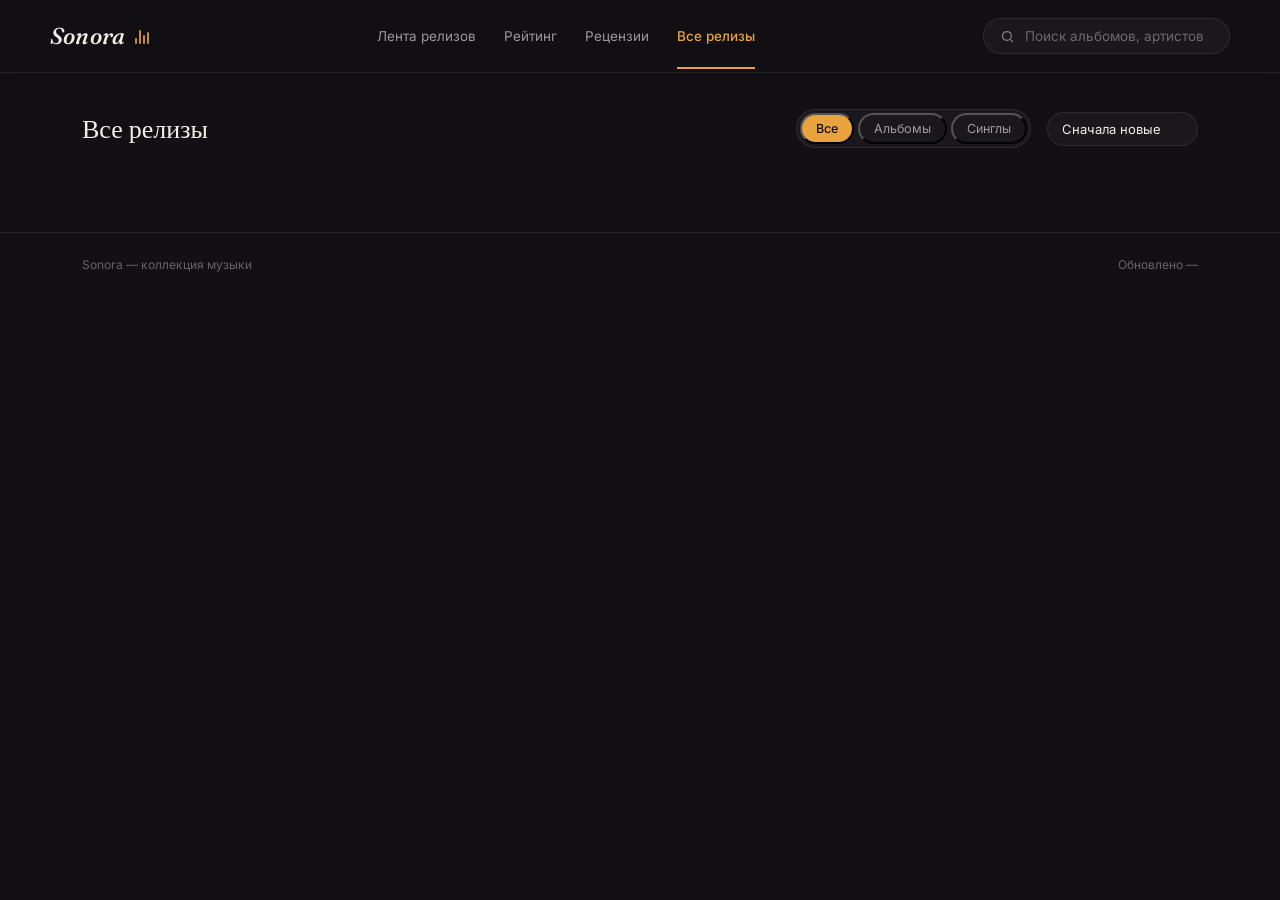
<file: releases.html>
<!DOCTYPE html>
<html lang="ru">
<head>
<link rel="icon" href="data:image/svg+xml,<svg xmlns='http://www.w3.org/2000/svg' viewBox='0 0 100 100'><text x='50' y='75' font-size='80' font-family='Georgia,serif' font-weight='bold' fill='%2334D399' text-anchor='middle'>S</text></svg>">
<meta charset="UTF-8">
<meta name="viewport" content="width=device-width, initial-scale=1.0">
<title>Sonora — все релизы</title>
<link rel="preconnect" href="https://fonts.googleapis.com">
<link rel="preconnect" href="https://fonts.gstatic.com" crossorigin>
<link href="https://fonts.googleapis.com/css2?family=Fraunces:ital,opsz,wght@0,9..144,400;0,9..144,500;0,9..144,600;1,9..144,500&family=Inter:wght@400;500;600&family=JetBrains+Mono:wght@400;500&display=swap" rel="stylesheet">
<link rel="stylesheet" href="modal.css">
  <style>
  :root{
    --bg: #121014;
    --surface-1: #1b181d;
    --surface-2: #242026;
    --border: rgba(242,237,230,0.09);
    --border-strong: rgba(242,237,230,0.16);
    --text: #f2ede6;
    --text-secondary: rgba(242,237,230,0.62);
    --text-muted: rgba(242,237,230,0.38);
    --accent: #e8a33d;
    --accent-soft: rgba(232,163,61,0.14);
    --coral: linear-gradient(150deg,#c65b3f 0%,#8a3a2c 100%);
    --teal: linear-gradient(150deg,#2f7a72 0%,#1c4a45 100%);
    --pink: linear-gradient(150deg,#b5566f 0%,#732f42 100%);
    --amber: linear-gradient(150deg,#d99a3d 0%,#8c5c1d 100%);
    --green: linear-gradient(150deg,#5c8a4a 0%,#33502a 100%);
    --plum: linear-gradient(150deg,#6b5a9e 0%,#3d3162 100%);
    --radius: 14px;
    --radius-sm: 8px;
  }

  *{box-sizing:border-box;}
  html{scroll-behavior:smooth;}
  body{
    margin:0;
    background:var(--bg);
    color:var(--text);
    font-family:'Inter',sans-serif;
    -webkit-font-smoothing:antialiased;
  }
  a{color:inherit;text-decoration:none;}
  button{font-family:inherit;}
  :focus-visible{outline:2px solid var(--accent); outline-offset:2px; border-radius:4px;}

  .wrap{max-width:1180px;margin:0 auto;padding:0 32px;}

  /* ---------- Header ---------- */
  header{
    position:sticky; top:0; z-index:20;
    background:rgba(18,16,20,0.86);
    backdrop-filter:blur(10px);
    border-bottom:1px solid var(--border);
  }
  .header-inner{
    display:flex; align-items:center; justify-content:space-between;
    padding:18px 0;
  }
  .logo{
    display:flex; align-items:baseline; gap:10px;
  }
  .logo-mark{
    font-family:'Fraunces',serif; font-style:italic; font-weight:500;
    font-size:23px; letter-spacing:0.01em;
  }
  .logo-wave{
    display:flex; align-items:flex-end; gap:2px; height:14px; opacity:0.85;
  }
  .logo-wave span{
    width:2px; background:var(--accent); border-radius:2px;
    animation:wave 1.8s ease-in-out infinite;
  }
  .logo-wave span:nth-child(1){height:40%; animation-delay:0s;}
  .logo-wave span:nth-child(2){height:100%; animation-delay:0.2s;}
  .logo-wave span:nth-child(3){height:65%; animation-delay:0.4s;}
  .logo-wave span:nth-child(4){height:85%; animation-delay:0.6s;}
  @keyframes wave{
    0%,100%{transform:scaleY(0.6);}
    50%{transform:scaleY(1);}
  }
  @media (prefers-reduced-motion:reduce){
    .logo-wave span{animation:none;}
  }

  nav{display:flex; gap:28px;}
  nav a{
    font-size:13.5px; color:var(--text-secondary);
    padding:6px 0; position:relative;
    transition:color 0.2s ease;
  }
  nav a:hover{color:var(--text);}
  nav a.active{color:var(--accent); font-weight:500;}
  nav a.active::after{
    content:''; position:absolute; left:0; right:0; bottom:-19px;
    height:2px; background:var(--accent);
  }

  .search{
    display:flex; align-items:center; gap:8px;
    background:var(--surface-1); border:1px solid var(--border);
    border-radius:999px; padding:8px 16px;
    transition:border-color 0.2s ease;
  }
  .search:focus-within{border-color:var(--border-strong);}
  .search svg{flex-shrink:0; opacity:0.5;}
  .search input{
    border:none; background:none; outline:none;
    color:var(--text); font-family:'Inter',sans-serif; font-size:13.5px;
    width:190px;
  }
  .search input::placeholder{color:var(--text-muted);}

  /* ---------- Hero banner ---------- */
  main{padding:36px 0 80px;}
  .hero{
    position:relative; border-radius:var(--radius); overflow:hidden;
    background:var(--coral);
    min-height:260px;
    display:flex; align-items:flex-end;
    margin-bottom:44px;
  }
  .hero::before{
    content:''; position:absolute; inset:0;
    background:
      radial-gradient(ellipse at 75% 15%, rgba(255,214,140,0.35), transparent 55%),
      linear-gradient(0deg, rgba(18,16,20,0.92) 0%, rgba(18,16,20,0.15) 65%, transparent 100%);
  }
  .hero-content{position:relative; padding:28px 32px; max-width:560px;}
  .eyebrow{
    font-family:'JetBrains Mono',monospace; font-size:11px; letter-spacing:0.06em;
    text-transform:uppercase; color:var(--accent); margin:0 0 10px;
  }
  .hero h1{
    font-family:'Fraunces',serif; font-weight:500; font-size:34px;
    line-height:1.15; margin:0 0 10px;
  }
  .hero p{
    font-size:14.5px; color:rgba(242,237,230,0.78); margin:0 0 18px; line-height:1.55;
  }
  .hero-track-list{
    display:flex; gap:18px; flex-wrap:wrap;
    font-family:'JetBrains Mono',monospace; font-size:11.5px; color:rgba(242,237,230,0.55);
  }
  .hero-track-list button{
    background:none; border:none; color:inherit; font:inherit; cursor:pointer; padding:0;
  }
  .hero-track-list button:hover{color:rgba(242,237,230,0.85);}

  /* ---------- Section headings ---------- */
  .section-head{
    display:flex; align-items:baseline; justify-content:space-between;
    margin-bottom:18px;
  }
  .section-head h2{
    font-family:'Fraunces',serif; font-weight:500; font-size:20px; margin:0;
  }
  .section-head a{
    font-size:12.5px; color:var(--text-muted);
    border-bottom:1px solid transparent;
  }
  .section-head a:hover{color:var(--text-secondary); border-color:var(--border-strong);}

  /* ---------- New releases grid ---------- */
  .releases{
    display:grid; grid-template-columns:repeat(4,1fr); gap:18px;
    margin-bottom:56px;
  }
  .release-card{
    position:relative; border-radius:var(--radius-sm); overflow:hidden;
    aspect-ratio:1/1.05;
    transition:transform 0.25s ease;
    cursor:pointer; border:none; padding:0; text-align:left; width:100%; display:block;
    background:var(--surface-1);
  }
  .release-card:hover{transform:translateY(-4px);}
  .release-card .cover{position:absolute; inset:0; background-size:cover; background-position:center;}
  .release-card .cover::after{
    content:''; position:absolute; inset:0;
    background:linear-gradient(0deg, rgba(0,0,0,0.75) 0%, transparent 55%);
  }
  .release-meta{
    position:absolute; left:0; right:0; bottom:0; padding:12px 14px; z-index:1;
  }
  .release-meta .title{font-size:13.5px; font-weight:500; margin:0;}
  .release-meta .artist{font-size:11.5px; color:rgba(242,237,230,0.65); margin:2px 0 0;}
  .release-tag{
    position:absolute; top:10px; left:10px; z-index:1;
    font-family:'JetBrains Mono',monospace; font-size:10px; text-transform:uppercase;
    letter-spacing:0.04em; background:rgba(18,16,20,0.55); backdrop-filter:blur(4px);
    padding:3px 8px; border-radius:999px; color:rgba(242,237,230,0.8);
  }
  .release-type-badge{
    position:absolute; top:10px; right:10px; z-index:1;
    font-family:'JetBrains Mono',monospace; font-size:10px; text-transform:uppercase;
    letter-spacing:0.04em; background:rgba(18,16,20,0.55); backdrop-filter:blur(4px);
    padding:3px 8px; border-radius:999px; color:rgba(242,237,230,0.8);
  }
  .release-type-badge--single{color:var(--accent);}

  /* ---------- Two-column: ratings + reviews ---------- */
  .split{display:grid; grid-template-columns:1fr 1fr; gap:48px;}

  .rank-list{list-style:none; margin:0; padding:0;}
  .rank-list li{
    display:flex; align-items:center; gap:14px;
    padding:14px 0; border-bottom:1px solid var(--border);
  }
  .rank-list li:last-child{border-bottom:none;}
  .rank-list li{cursor:pointer;}
  .rank-num{
    font-family:'JetBrains Mono',monospace; font-size:13px; color:var(--text-muted);
    width:20px; flex-shrink:0;
  }
  .rank-info{flex:1; min-width:0;}
  .rank-info .title{font-size:13.5px; font-weight:500; margin:0;}
  .rank-info .artist{font-size:12px; color:var(--text-muted); margin:2px 0 0;}
  .rank-score{
    font-family:'JetBrains Mono',monospace; font-size:13px; color:var(--accent); font-weight:500;
  }

  .review{
    display:flex; gap:16px; padding:16px 0; border-bottom:1px solid var(--border);
    cursor:pointer;
  }
  .review:last-child{border-bottom:none;}
  .review-cover{
    width:76px; height:76px; border-radius:var(--radius-sm); flex-shrink:0;
    background-size:cover; background-position:center;
  }
  .review-body .title{font-size:13.5px; font-weight:500; margin:0 0 6px;}
  .review-body p{
    font-size:12.5px; color:var(--text-secondary); line-height:1.6; margin:0;
  }

  /* ---------- Star rating (0-10 scale, 10 stars) ---------- */
  .stars{display:inline-flex; gap:2px; vertical-align:middle;}
  .stars .star{
    position:relative; width:12px; height:12px; flex-shrink:0;
  }
  .stars .star svg{position:absolute; inset:0; width:100%; height:100%;}
  .stars .star .empty{color:var(--border-strong); fill:none; stroke:currentColor; stroke-width:1.5;}
  .stars .star .fill{color:var(--accent); fill:currentColor; overflow:hidden;
    clip-path:inset(0 calc(100% - var(--fill,0%)) 0 0);
  }
  .stars.lg .star{width:17px; height:17px;}
  .rating-num{font-family:'JetBrains Mono',monospace; font-size:12px; color:var(--text-secondary); margin-left:6px;}

  /* ---------- Loading / empty states ---------- */
  .skeleton{
    background:linear-gradient(100deg, var(--surface-1) 30%, var(--surface-2) 50%, var(--surface-1) 70%);
    background-size:200% 100%;
    animation:shimmer 1.4s ease-in-out infinite;
    border-radius:var(--radius-sm);
  }
  @keyframes shimmer{0%{background-position:200% 0;} 100%{background-position:-200% 0;}}
  @media (prefers-reduced-motion:reduce){.skeleton{animation:none;}}
  .state-msg{
    font-size:13px; color:var(--text-muted); padding:20px 0;
  }
  .state-msg.error{color:#d98a7a;}

  /* ---------- Detail modal ---------- */
  .modal-overlay{
    position:fixed; inset:0; z-index:50; background:rgba(10,9,11,0.7);
    backdrop-filter:blur(4px);
    display:flex; align-items:center; justify-content:center; padding:24px;
    opacity:0; pointer-events:none; transition:opacity 0.2s ease;
  }
  .modal-overlay.open{opacity:1; pointer-events:auto;}
  .modal{
    background:var(--surface-1); border:1px solid var(--border-strong);
    border-radius:var(--radius); max-width:560px; width:100%; max-height:85vh;
    overflow-y:auto; padding:0;
    transform:translateY(12px); transition:transform 0.2s ease;
  }
  .modal-overlay.open .modal{transform:translateY(0);}
  .modal-cover{height:180px; position:relative; background-size:cover; background-position:center;}
  .modal-cover::after{content:''; position:absolute; inset:0; background:linear-gradient(0deg, var(--surface-1) 0%, transparent 60%);}
  .modal-close{
    position:absolute; top:14px; right:14px; z-index:2;
    width:30px; height:30px; border-radius:50%; border:none;
    background:rgba(18,16,20,0.55); color:var(--text); cursor:pointer;
    display:flex; align-items:center; justify-content:center;
  }
  .modal-close:hover{background:rgba(18,16,20,0.8);}
  .modal-body{padding:6px 28px 28px;}
  .modal-tag{
    font-family:'JetBrains Mono',monospace; font-size:10.5px; text-transform:uppercase;
    letter-spacing:0.04em; color:var(--accent);
  }
  .modal-body h3{font-family:'Fraunces',serif; font-weight:500; font-size:24px; margin:6px 0 2px;}
  .modal-artist{font-size:13.5px; color:var(--text-secondary); margin:0 0 14px;}
  .modal-rating{display:flex; align-items:center; margin-bottom:20px;}
  .modal-section-title{
    font-family:'JetBrains Mono',monospace; font-size:11px; text-transform:uppercase;
    letter-spacing:0.05em; color:var(--text-muted); margin:22px 0 10px;
  }
  .modal-review{font-size:13.5px; color:var(--text-secondary); line-height:1.65; margin:0;}
  .track-list{list-style:none; margin:0; padding:0;}
  .track-list li{
    display:flex; align-items:center; gap:12px; padding:9px 0;
    border-bottom:1px solid var(--border); font-size:13px;
  }
  .track-list li:last-child{border-bottom:none;}
  .track-list .num{font-family:'JetBrains Mono',monospace; color:var(--text-muted); width:20px;}
  .track-list .t-title{flex:1;}
  .track-list .dur{font-family:'JetBrains Mono',monospace; color:var(--text-muted); font-size:12px;}

  footer{
    border-top:1px solid var(--border); padding:24px 0; margin-top:60px;
  }
  footer .wrap{
    display:flex; justify-content:space-between; align-items:center;
    font-size:12px; color:var(--text-muted);
  }

  /* ---------- Responsive ---------- */
  @media (max-width:920px){
    .releases{grid-template-columns:repeat(2,1fr);}
    .split{grid-template-columns:1fr; gap:36px;}
    nav{display:none;}
    .search input{width:140px;}
    .hero h1{font-size:27px;}
  }
  @media (max-width:560px){
    .wrap{padding:0 18px;}
    .releases{grid-template-columns:repeat(2,1fr); gap:12px;}
    .hero-content{padding:20px;}
  }
</style>
<style>
  /* ---------- Страница «Все релизы»: тулбар с счётчиком и сортировкой ---------- */
  .all-releases-head{
    display:flex; align-items:center; justify-content:space-between; gap:20px;
    flex-wrap:wrap; margin:36px 0 24px;
  }
  .all-releases-head h1{
    font-family:'Fraunces',serif; font-weight:500; font-size:26px; margin:0;
  }
  .all-releases-toolbar{display:flex; align-items:center; gap:16px;}
  .type-filter{
    display:flex; gap:4px; background:var(--surface-1); border:1px solid var(--border);
    border-radius:999px; padding:3px;
  }
  .type-filter-btn{
    background:none; color:var(--text-secondary); font-size:12.5px;
    padding:6px 14px; border-radius:999px; transition:background 0.2s ease, color 0.2s ease;
  }
  .type-filter-btn:hover{color:var(--text);}
  .type-filter-btn.active{background:var(--accent); color:#121014; font-weight:500;}
  .releases-count{
    font-family:'JetBrains Mono',monospace; font-size:12px; color:var(--text-muted);
  }
  .sort-select{
    background:var(--surface-1); border:1px solid var(--border); color:var(--text);
    font-family:'Inter',sans-serif; font-size:13px; padding:8px 14px; border-radius:999px;
    cursor:pointer; appearance:none;
  }
  .sort-select:focus-visible{outline:2px solid var(--accent); outline-offset:2px;}
  .releases-full{
    display:grid; grid-template-columns:repeat(5,1fr); gap:18px; margin-bottom:56px;
  }
  @media (max-width:1080px){ .releases-full{grid-template-columns:repeat(4,1fr);} }
  @media (max-width:920px){ .releases-full{grid-template-columns:repeat(3,1fr);} nav{display:none;} .search input{width:140px;} }
  @media (max-width:640px){ .releases-full{grid-template-columns:repeat(2,1fr); gap:12px;} .all-releases-head{margin:24px 0 18px;} }
</style>
</head>
<body>

<header>
  <div class="wrap header-inner">
    <a class="logo" href="index.html">
      <span class="logo-mark">Sonora</span>
      <span class="logo-wave" aria-hidden="true"><span></span><span></span><span></span><span></span></span>
    </a>
    <nav aria-label="Разделы сайта">
      <a href="index.html#releases">Лента релизов</a>
      <a href="index.html#rating">Рейтинг</a>
      <a href="index.html#reviews">Рецензии</a>
      <a href="releases.html" class="active">Все релизы</a>
    </nav>
    <div class="search" role="search">
      <svg width="15" height="15" viewBox="0 0 24 24" fill="none" stroke="currentColor" stroke-width="2"><circle cx="11" cy="11" r="7"/><line x1="21" y1="21" x2="16.65" y2="16.65"/></svg>
      <input type="text" id="search-input" placeholder="Поиск альбомов, артистов" autocomplete="off">
    </div>
  </div>
</header>

<main class="wrap">

  <div class="all-releases-head">
    <h1>Все релизы</h1>
    <div class="all-releases-toolbar">
      <span class="releases-count" id="releases-count"></span>
      <div class="type-filter" id="type-filter" role="tablist" aria-label="Тип релиза">
        <button type="button" class="type-filter-btn active" data-type="all">Все</button>
        <button type="button" class="type-filter-btn" data-type="album">Альбомы</button>
        <button type="button" class="type-filter-btn" data-type="single">Синглы</button>
      </div>
      <select class="sort-select" id="sort-select" aria-label="Сортировка">
        <option value="date_desc">Сначала новые</option>
        <option value="date_asc">Сначала старые</option>
        <option value="rating_desc">По рейтингу</option>
        <option value="title_asc">По названию (А-Я)</option>
      </select>
    </div>
  </div>

  <div class="releases releases-full" id="releases-grid">
    <!-- release cards injected by boot() / renderGrid() -->
  </div>

</main>

<footer>
  <div class="wrap">
    <span>Sonora — коллекция музыки</span>
    <span id="footer-updated">Обновлено —</span>
  </div>
</footer>

<!-- Detail modal -->
<div class="modal-overlay" id="modal-overlay">
  <div class="modal" role="dialog" aria-modal="true" aria-labelledby="modal-title">
    <button class="modal-close" id="modal-close" aria-label="Закрыть">
      <svg width="14" height="14" viewBox="0 0 24 24" fill="none" stroke="currentColor" stroke-width="2"><line x1="18" y1="6" x2="6" y2="18"/><line x1="6" y1="6" x2="18" y2="18"/></svg>
    </button>

    <!-- Новая шапка: квадратный постер слева, инфо справа -->
    <div class="modal-header-grid" id="modal-header-bg">
      <div class="modal-poster" id="modal-cover"></div>
      <div class="modal-info">
        <p class="modal-tag" id="modal-genre"></p>
        <h3 id="modal-title"></h3>
        <p class="modal-artist" id="modal-artist"></p>
        <div class="modal-rating" id="modal-rating"></div>
      </div>
    </div>

    <div class="modal-body">
      <!-- Сначала идет рецензия / описание -->
      <div id="modal-review-section">
        <p class="modal-section-title">Рецензия</p>
        <p class="modal-review" id="modal-review"></p>
      </div>

      <!-- Затем идет треклист -->
      <div id="modal-tracks-section">
        <p class="modal-section-title">Треклист</p>
        <ul class="track-list" id="modal-tracks"></ul>
      </div>
    </div>
  </div>
</div>

<script type="module">
import { createClient } from 'https://esm.sh/@supabase/supabase-js@2';
// 1. Подключаем наш новый модуль
import { initModal, openModal, coverStyle, formatDuration, starsHTML } from './modal.js';

// 2. Инициализируем закрытие по клику/Escape
initModal();

  
// Тот же проект Supabase, что и на главной странице.
const SUPABASE_URL = 'https://xlavseqcmfiqbiheajea.supabase.co';
const SUPABASE_ANON_KEY = 'eyJhbGciOiJIUzI1NiIsInR5cCI6IkpXVCJ9.eyJpc3MiOiJzdXBhYmFzZSIsInJlZiI6InhsYXZzZXFjbWZpcWJpaGVhamVhIiwicm9sZSI6ImFub24iLCJpYXQiOjE3ODQ4OTc2ODgsImV4cCI6MjEwMDQ3MzY4OH0.Biwof0qcafViagViPddujVId4Q6nVguGCkoLJ0urdeE';

const supabase = createClient(SUPABASE_URL, SUPABASE_ANON_KEY);
const RELEASE_CARDS_VIEW = 'release_cards';


// Кэш всех загруженных релизов — модалка открывается без повторных запросов.
const releaseCache = new Map();
function cacheRelease(r){ releaseCache.set(r.id, r); return r; }


// Тип релиза определяется по числу треков: 1 трек — сингл, 2 и более — альбом.
function getReleaseType(release){
  return (release.tracks || []).length <= 1 ? 'single' : 'album';
}
function releaseTypeLabel(type){
  return type === 'single' ? 'Сингл' : 'Альбом';
}

function releaseCardHTML(release){
  const type = getReleaseType(release);
  return `
    <article class="release-card" data-id="${release.id}" tabindex="0" role="button"
             aria-label="${release.title} — ${release.artist}">
      <div class="cover" style="${coverStyle(release)}"></div>
      <span class="release-tag">${release.genre}</span>
      <span class="release-type-badge release-type-badge--${type}">${releaseTypeLabel(type)}</span>
      <div class="release-meta">
        <p class="title">${release.title}</p>
        <p class="artist">${release.artist}</p>
      </div>
    </article>`;
}

// ---------------------------------------------------------
// Загрузка ВСЕХ релизов одним запросом. Сортировка и поиск
// после этого работают на уже загруженных данных на клиенте —
// не нужно повторно ходить в Supabase при каждом переключении.
// ---------------------------------------------------------
let allReleases = [];

async function fetchAllReleases(){
  const { data, error } = await supabase
    .from(RELEASE_CARDS_VIEW)
    .select('*')
    .order('release_date', { ascending: false, nullsFirst: false });
  if (error) throw error;
  return data;
}

function sortReleases(releases, sortKey){
  const sorted = [...releases];
  switch (sortKey){
    case 'date_asc':
      sorted.sort((a, b) => (a.release_date || '').localeCompare(b.release_date || ''));
      break;
    case 'rating_desc':
      sorted.sort((a, b) => (b.rating ?? -1) - (a.rating ?? -1));
      break;
    case 'title_asc':
      sorted.sort((a, b) => a.title.localeCompare(b.title, 'ru'));
      break;
    case 'date_desc':
    default:
      sorted.sort((a, b) => (b.release_date || '').localeCompare(a.release_date || ''));
  }
  return sorted;
}

function pluralReleases(n){
  const mod10 = n % 10, mod100 = n % 100;
  if (mod10 === 1 && mod100 !== 11) return 'релиз';
  if ([2,3,4].includes(mod10) && ![12,13,14].includes(mod100)) return 'релиза';
  return 'релизов';
}

function renderGrid(releases){
  const grid = document.getElementById('releases-grid');
  document.getElementById('releases-count').textContent =
    releases.length ? `${releases.length} ${pluralReleases(releases.length)}` : '';
  grid.innerHTML = releases.length
    ? releases.map(releaseCardHTML).join('')
    : `<p class="state-msg">Ничего не найдено.</p>`;
}

function currentQuery(){
  return document.getElementById('search-input').value.trim().toLowerCase();
}

let currentTypeFilter = 'all';

function applyFilterAndSort(){
  const query = currentQuery();
  let filtered = query
    ? allReleases.filter(r =>
        r.title.toLowerCase().includes(query) || r.artist.toLowerCase().includes(query))
    : allReleases;
  if (currentTypeFilter !== 'all'){
    filtered = filtered.filter(r => getReleaseType(r) === currentTypeFilter);
  }
  renderGrid(sortReleases(filtered, document.getElementById('sort-select').value));
}

async function boot(){
  const grid = document.getElementById('releases-grid');
  grid.innerHTML = Array.from({length: 10}).map(() =>
    `<div class="skeleton" style="aspect-ratio:1/1.05"></div>`).join('');
  try {
    allReleases = await fetchAllReleases();
    allReleases.forEach(cacheRelease);
    applyFilterAndSort();
  } catch (err){
    console.error(err);
    grid.innerHTML = `<p class="state-msg error">Не удалось загрузить релизы. Проверьте подключение к Supabase.</p>`;
  }
}

document.getElementById('sort-select').addEventListener('change', applyFilterAndSort);

document.getElementById('type-filter').addEventListener('click', (e) => {
  const btn = e.target.closest('.type-filter-btn');
  if (!btn) return;
  currentTypeFilter = btn.dataset.type;
  document.querySelectorAll('.type-filter-btn').forEach(b => b.classList.toggle('active', b === btn));
  applyFilterAndSort();
});

// Поиск фильтрует уже загруженный полный список на клиенте —
// отдельный запрос к Supabase на каждое нажатие клавиши не нужен.
let searchDebounce;
document.getElementById('search-input').addEventListener('input', () => {
  clearTimeout(searchDebounce);
  searchDebounce = setTimeout(applyFilterAndSort, 250);
});

document.getElementById('footer-updated').textContent =
  `Обновлено ${new Date().toLocaleDateString('ru-RU', { day:'numeric', month:'long', year:'numeric' })}`;

boot();
// Открытие модального окна при клике на любой элемент с data-id
document.addEventListener('click', (e) => {
  const el = e.target.closest('[data-id]');
  if (!el) return;
  const release = releaseCache.get(el.dataset.id);
  if (release) openModal(release);
});  
</script>

</body>
</html>
</file>
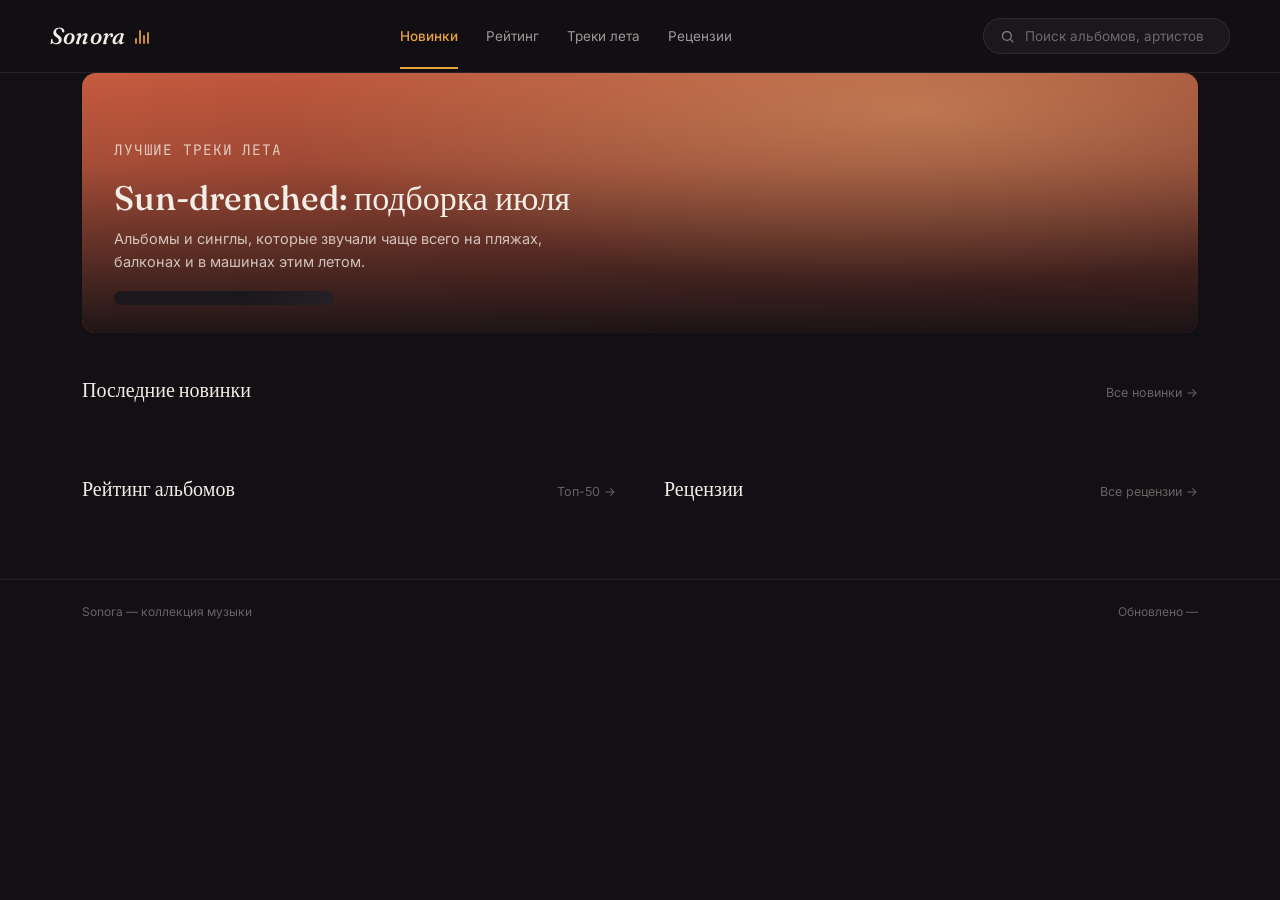
<file: sonora (1).html>
<!DOCTYPE html>
<html lang="ru">
<head>
<meta charset="UTF-8">
<meta name="viewport" content="width=device-width, initial-scale=1.0">
<title>Sonora — коллекция музыки</title>
<link rel="preconnect" href="https://fonts.googleapis.com">
<link rel="preconnect" href="https://fonts.gstatic.com" crossorigin>
<link href="https://fonts.googleapis.com/css2?family=Fraunces:ital,opsz,wght@0,9..144,400;0,9..144,500;0,9..144,600;1,9..144,500&family=Inter:wght@400;500;600&family=JetBrains+Mono:wght@400;500&display=swap" rel="stylesheet">
<style>
  :root{
    --bg: #121014;
    --surface-1: #1b181d;
    --surface-2: #242026;
    --border: rgba(242,237,230,0.09);
    --border-strong: rgba(242,237,230,0.16);
    --text: #f2ede6;
    --text-secondary: rgba(242,237,230,0.62);
    --text-muted: rgba(242,237,230,0.38);
    --accent: #e8a33d;
    --accent-soft: rgba(232,163,61,0.14);
    --coral: linear-gradient(150deg,#c65b3f 0%,#8a3a2c 100%);
    --teal: linear-gradient(150deg,#2f7a72 0%,#1c4a45 100%);
    --pink: linear-gradient(150deg,#b5566f 0%,#732f42 100%);
    --amber: linear-gradient(150deg,#d99a3d 0%,#8c5c1d 100%);
    --green: linear-gradient(150deg,#5c8a4a 0%,#33502a 100%);
    --plum: linear-gradient(150deg,#6b5a9e 0%,#3d3162 100%);
    --radius: 14px;
    --radius-sm: 8px;
  }

  *{box-sizing:border-box;}
  html{scroll-behavior:smooth;}
  body{
    margin:0;
    background:var(--bg);
    color:var(--text);
    font-family:'Inter',sans-serif;
    -webkit-font-smoothing:antialiased;
  }
  a{color:inherit;text-decoration:none;}
  button{font-family:inherit;}
  :focus-visible{outline:2px solid var(--accent); outline-offset:2px; border-radius:4px;}

  .wrap{max-width:1180px;margin:0 auto;padding:0 32px;}

  /* ---------- Header ---------- */
  header{
    position:sticky; top:0; z-index:20;
    background:rgba(18,16,20,0.86);
    backdrop-filter:blur(10px);
    border-bottom:1px solid var(--border);
  }
  .header-inner{
    display:flex; align-items:center; justify-content:space-between;
    padding:18px 0;
  }
  .logo{
    display:flex; align-items:baseline; gap:10px;
  }
  .logo-mark{
    font-family:'Fraunces',serif; font-style:italic; font-weight:500;
    font-size:23px; letter-spacing:0.01em;
  }
  .logo-wave{
    display:flex; align-items:flex-end; gap:2px; height:14px; opacity:0.85;
  }
  .logo-wave span{
    width:2px; background:var(--accent); border-radius:2px;
    animation:wave 1.8s ease-in-out infinite;
  }
  .logo-wave span:nth-child(1){height:40%; animation-delay:0s;}
  .logo-wave span:nth-child(2){height:100%; animation-delay:0.2s;}
  .logo-wave span:nth-child(3){height:65%; animation-delay:0.4s;}
  .logo-wave span:nth-child(4){height:85%; animation-delay:0.6s;}
  @keyframes wave{
    0%,100%{transform:scaleY(0.6);}
    50%{transform:scaleY(1);}
  }
  @media (prefers-reduced-motion:reduce){
    .logo-wave span{animation:none;}
  }

  nav{display:flex; gap:28px;}
  nav a{
    font-size:13.5px; color:var(--text-secondary);
    padding:6px 0; position:relative;
    transition:color 0.2s ease;
  }
  nav a:hover{color:var(--text);}
  nav a.active{color:var(--accent); font-weight:500;}
  nav a.active::after{
    content:''; position:absolute; left:0; right:0; bottom:-19px;
    height:2px; background:var(--accent);
  }

  .search{
    display:flex; align-items:center; gap:8px;
    background:var(--surface-1); border:1px solid var(--border);
    border-radius:999px; padding:8px 16px;
    transition:border-color 0.2s ease;
  }
  .search:focus-within{border-color:var(--border-strong);}
  .search svg{flex-shrink:0; opacity:0.5;}
  .search input{
    border:none; background:none; outline:none;
    color:var(--text); font-family:'Inter',sans-serif; font-size:13.5px;
    width:190px;
  }
  .search input::placeholder{color:var(--text-muted);}

  /* ---------- Hero banner ---------- */
  main{padding:36px 0 80px;}
  .hero{
    position:relative; border-radius:var(--radius); overflow:hidden;
    background:var(--coral);
    min-height:260px;
    display:flex; align-items:flex-end;
    margin-bottom:44px;
  }
  .hero::before{
    content:''; position:absolute; inset:0;
    background:
      radial-gradient(ellipse at 75% 15%, rgba(255,214,140,0.35), transparent 55%),
      linear-gradient(0deg, rgba(18,16,20,0.92) 0%, rgba(18,16,20,0.15) 65%, transparent 100%);
  }
  .hero-content{position:relative; padding:28px 32px; max-width:560px;}
  .eyebrow{
    font-family:'JetBrains Mono',monospace; font-size:11px; letter-spacing:0.06em;
    text-transform:uppercase; color:var(--accent); margin:0 0 10px;
  }
  .hero h1{
    font-family:'Fraunces',serif; font-weight:500; font-size:34px;
    line-height:1.15; margin:0 0 10px;
  }
  .hero p{
    font-size:14.5px; color:rgba(242,237,230,0.78); margin:0 0 18px; line-height:1.55;
  }
  .hero-track-list{
    display:flex; gap:18px; flex-wrap:wrap;
    font-family:'JetBrains Mono',monospace; font-size:11.5px; color:rgba(242,237,230,0.55);
  }
  .hero-track-list button{
    background:none; border:none; color:inherit; font:inherit; cursor:pointer; padding:0;
  }
  .hero-track-list button:hover{color:rgba(242,237,230,0.85);}

  /* ---------- Section headings ---------- */
  .section-head{
    display:flex; align-items:baseline; justify-content:space-between;
    margin-bottom:18px;
  }
  .section-head h2{
    font-family:'Fraunces',serif; font-weight:500; font-size:20px; margin:0;
  }
  .section-head a{
    font-size:12.5px; color:var(--text-muted);
    border-bottom:1px solid transparent;
  }
  .section-head a:hover{color:var(--text-secondary); border-color:var(--border-strong);}

  /* ---------- New releases grid ---------- */
  .releases{
    display:grid; grid-template-columns:repeat(4,1fr); gap:18px;
    margin-bottom:56px;
  }
  .release-card{
    position:relative; border-radius:var(--radius-sm); overflow:hidden;
    aspect-ratio:1/1.05;
    transition:transform 0.25s ease;
    cursor:pointer; border:none; padding:0; text-align:left; width:100%; display:block;
    background:var(--surface-1);
  }
  .release-card:hover{transform:translateY(-4px);}
  .release-card .cover{position:absolute; inset:0; background-size:cover; background-position:center;}
  .release-card .cover::after{
    content:''; position:absolute; inset:0;
    background:linear-gradient(0deg, rgba(0,0,0,0.75) 0%, transparent 55%);
  }
  .release-meta{
    position:absolute; left:0; right:0; bottom:0; padding:12px 14px; z-index:1;
  }
  .release-meta .title{font-size:13.5px; font-weight:500; margin:0;}
  .release-meta .artist{font-size:11.5px; color:rgba(242,237,230,0.65); margin:2px 0 0;}
  .release-tag{
    position:absolute; top:10px; left:10px; z-index:1;
    font-family:'JetBrains Mono',monospace; font-size:10px; text-transform:uppercase;
    letter-spacing:0.04em; background:rgba(18,16,20,0.55); backdrop-filter:blur(4px);
    padding:3px 8px; border-radius:999px; color:rgba(242,237,230,0.8);
  }

  /* ---------- Two-column: ratings + reviews ---------- */
  .split{display:grid; grid-template-columns:1fr 1fr; gap:48px;}

  .rank-list{list-style:none; margin:0; padding:0;}
  .rank-list li{
    display:flex; align-items:center; gap:14px;
    padding:14px 0; border-bottom:1px solid var(--border);
  }
  .rank-list li:last-child{border-bottom:none;}
  .rank-list li{cursor:pointer;}
  .rank-num{
    font-family:'JetBrains Mono',monospace; font-size:13px; color:var(--text-muted);
    width:20px; flex-shrink:0;
  }
  .rank-info{flex:1; min-width:0;}
  .rank-info .title{font-size:13.5px; font-weight:500; margin:0;}
  .rank-info .artist{font-size:12px; color:var(--text-muted); margin:2px 0 0;}
  .rank-score{
    font-family:'JetBrains Mono',monospace; font-size:13px; color:var(--accent); font-weight:500;
  }

  .review{
    display:flex; gap:16px; padding:16px 0; border-bottom:1px solid var(--border);
    cursor:pointer;
  }
  .review:last-child{border-bottom:none;}
  .review-cover{
    width:76px; height:76px; border-radius:var(--radius-sm); flex-shrink:0;
    background-size:cover; background-position:center;
  }
  .review-body .title{font-size:13.5px; font-weight:500; margin:0 0 6px;}
  .review-body p{
    font-size:12.5px; color:var(--text-secondary); line-height:1.6; margin:0;
  }

  /* ---------- Star rating (0-10 scale, 10 stars) ---------- */
  .stars{display:inline-flex; gap:2px; vertical-align:middle;}
  .stars .star{
    position:relative; width:12px; height:12px; flex-shrink:0;
  }
  .stars .star svg{position:absolute; inset:0; width:100%; height:100%;}
  .stars .star .empty{color:var(--border-strong); fill:none; stroke:currentColor; stroke-width:1.5;}
  .stars .star .fill{color:var(--accent); fill:currentColor; overflow:hidden;
    clip-path:inset(0 calc(100% - var(--fill,0%)) 0 0);
  }
  .stars.lg .star{width:17px; height:17px;}
  .rating-num{font-family:'JetBrains Mono',monospace; font-size:12px; color:var(--text-secondary); margin-left:6px;}

  /* ---------- Loading / empty states ---------- */
  .skeleton{
    background:linear-gradient(100deg, var(--surface-1) 30%, var(--surface-2) 50%, var(--surface-1) 70%);
    background-size:200% 100%;
    animation:shimmer 1.4s ease-in-out infinite;
    border-radius:var(--radius-sm);
  }
  @keyframes shimmer{0%{background-position:200% 0;} 100%{background-position:-200% 0;}}
  @media (prefers-reduced-motion:reduce){.skeleton{animation:none;}}
  .state-msg{
    font-size:13px; color:var(--text-muted); padding:20px 0;
  }
  .state-msg.error{color:#d98a7a;}

  /* ---------- Detail modal ---------- */
  .modal-overlay{
    position:fixed; inset:0; z-index:50; background:rgba(10,9,11,0.7);
    backdrop-filter:blur(4px);
    display:flex; align-items:center; justify-content:center; padding:24px;
    opacity:0; pointer-events:none; transition:opacity 0.2s ease;
  }
  .modal-overlay.open{opacity:1; pointer-events:auto;}
  .modal{
    background:var(--surface-1); border:1px solid var(--border-strong);
    border-radius:var(--radius); max-width:560px; width:100%; max-height:85vh;
    overflow-y:auto; padding:0;
    transform:translateY(12px); transition:transform 0.2s ease;
  }
  .modal-overlay.open .modal{transform:translateY(0);}
  .modal-cover{height:180px; position:relative; background-size:cover; background-position:center;}
  .modal-cover::after{content:''; position:absolute; inset:0; background:linear-gradient(0deg, var(--surface-1) 0%, transparent 60%);}
  .modal-close{
    position:absolute; top:14px; right:14px; z-index:2;
    width:30px; height:30px; border-radius:50%; border:none;
    background:rgba(18,16,20,0.55); color:var(--text); cursor:pointer;
    display:flex; align-items:center; justify-content:center;
  }
  .modal-close:hover{background:rgba(18,16,20,0.8);}
  .modal-body{padding:6px 28px 28px;}
  .modal-tag{
    font-family:'JetBrains Mono',monospace; font-size:10.5px; text-transform:uppercase;
    letter-spacing:0.04em; color:var(--accent);
  }
  .modal-body h3{font-family:'Fraunces',serif; font-weight:500; font-size:24px; margin:6px 0 2px;}
  .modal-artist{font-size:13.5px; color:var(--text-secondary); margin:0 0 14px;}
  .modal-rating{display:flex; align-items:center; margin-bottom:20px;}
  .modal-section-title{
    font-family:'JetBrains Mono',monospace; font-size:11px; text-transform:uppercase;
    letter-spacing:0.05em; color:var(--text-muted); margin:22px 0 10px;
  }
  .modal-review{font-size:13.5px; color:var(--text-secondary); line-height:1.65; margin:0;}
  .track-list{list-style:none; margin:0; padding:0;}
  .track-list li{
    display:flex; align-items:center; gap:12px; padding:9px 0;
    border-bottom:1px solid var(--border); font-size:13px;
  }
  .track-list li:last-child{border-bottom:none;}
  .track-list .num{font-family:'JetBrains Mono',monospace; color:var(--text-muted); width:20px;}
  .track-list .t-title{flex:1;}
  .track-list .dur{font-family:'JetBrains Mono',monospace; color:var(--text-muted); font-size:12px;}

  footer{
    border-top:1px solid var(--border); padding:24px 0; margin-top:60px;
  }
  footer .wrap{
    display:flex; justify-content:space-between; align-items:center;
    font-size:12px; color:var(--text-muted);
  }

  /* ---------- Responsive ---------- */
  @media (max-width:920px){
    .releases{grid-template-columns:repeat(2,1fr);}
    .split{grid-template-columns:1fr; gap:36px;}
    nav{display:none;}
    .search input{width:140px;}
    .hero h1{font-size:27px;}
  }
  @media (max-width:560px){
    .wrap{padding:0 18px;}
    .releases{grid-template-columns:repeat(2,1fr); gap:12px;}
    .hero-content{padding:20px;}
  }
</style>
</head>
<body>

<header>
  <div class="wrap header-inner">
    <div class="logo">
      <span class="logo-mark">Sonora</span>
      <span class="logo-wave" aria-hidden="true"><span></span><span></span><span></span><span></span></span>
    </div>
    <nav aria-label="Разделы сайта">
      <a href="#releases" class="active">Новинки</a>
      <a href="#rating">Рейтинг</a>
      <a href="#summer">Треки лета</a>
      <a href="#reviews">Рецензии</a>
    </nav>
    <div class="search" role="search">
      <svg width="15" height="15" viewBox="0 0 24 24" fill="none" stroke="currentColor" stroke-width="2"><circle cx="11" cy="11" r="7"/><line x1="21" y1="21" x2="16.65" y2="16.65"/></svg>
      <input type="text" id="search-input" placeholder="Поиск альбомов, артистов" autocomplete="off">
    </div>
  </div>
</header>

<main class="wrap">

  <section class="hero" id="summer">
    <div class="hero-content" id="hero-content">
      <p class="eyebrow">Лучшие треки лета</p>
      <h1>Sun-drenched: подборка июля</h1>
      <p>Альбомы и синглы, которые звучали чаще всего на пляжах, балконах и в машинах этим летом.</p>
      <div class="hero-track-list" id="hero-track-list">
        <span class="skeleton" style="width:220px;height:14px;display:block;"></span>
      </div>
    </div>
  </section>

  <section id="releases">
    <div class="section-head">
      <h2>Последние новинки</h2>
      <a href="#" id="all-releases-link">Все новинки →</a>
    </div>
    <div class="releases" id="releases-grid">
      <!-- release cards injected by renderReleaseGrid() -->
    </div>
  </section>

  <section class="split">
    <div id="rating">
      <div class="section-head">
        <h2>Рейтинг альбомов</h2>
        <a href="#">Топ-50 →</a>
      </div>
      <ul class="rank-list" id="rank-list">
        <!-- ranking rows injected by renderRankList() -->
      </ul>
    </div>

    <div id="reviews">
      <div class="section-head">
        <h2>Рецензии</h2>
        <a href="#">Все рецензии →</a>
      </div>
      <div id="reviews-list">
        <!-- review rows injected by renderReviews() -->
      </div>
    </div>
  </section>

</main>

<footer>
  <div class="wrap">
    <span>Sonora — коллекция музыки</span>
    <span id="footer-updated">Обновлено —</span>
  </div>
</footer>

<!-- Detail modal: shared by every card (grid, ranking, reviews, hero) -->
<div class="modal-overlay" id="modal-overlay">
  <div class="modal" role="dialog" aria-modal="true" aria-labelledby="modal-title">
    <div class="modal-cover" id="modal-cover">
      <button class="modal-close" id="modal-close" aria-label="Закрыть">
        <svg width="14" height="14" viewBox="0 0 24 24" fill="none" stroke="currentColor" stroke-width="2"><line x1="18" y1="6" x2="6" y2="18"/><line x1="6" y1="6" x2="18" y2="18"/></svg>
      </button>
    </div>
    <div class="modal-body">
      <p class="modal-tag" id="modal-genre"></p>
      <h3 id="modal-title"></h3>
      <p class="modal-artist" id="modal-artist"></p>
      <div class="modal-rating" id="modal-rating"></div>
      <div id="modal-tracks-section">
        <p class="modal-section-title">Треклист</p>
        <ul class="track-list" id="modal-tracks"></ul>
      </div>
      <div id="modal-review-section">
        <p class="modal-section-title">Рецензия</p>
        <p class="modal-review" id="modal-review"></p>
      </div>
    </div>
  </div>
</div>

<script type="module">
import { createClient } from 'https://esm.sh/@supabase/supabase-js@2';

// =========================================================
// 1. Supabase connection
//    Fill these in with your project's values
//    (Settings → API in the Supabase dashboard).
//    The anon key is safe to expose client-side as long as
//    RLS policies (see schema.sql) only allow public SELECT.
// =========================================================
const SUPABASE_URL = 'https://YOUR-PROJECT-REF.supabase.co';
const SUPABASE_ANON_KEY = 'YOUR-ANON-PUBLIC-KEY';

const supabase = createClient(SUPABASE_URL, SUPABASE_ANON_KEY);

// Reads from the `release_cards` view defined in schema.sql, which
// already joins artists and aggregates tracks as JSON — one round
// trip per section instead of N+1 queries.
const RELEASE_CARDS_VIEW = 'release_cards';

const THEME_GRADIENT = {
  teal:  'var(--teal)',  pink:  'var(--pink)',  amber: 'var(--amber)',
  green: 'var(--green)', plum:  'var(--plum)',  coral: 'var(--coral)',
};

// In-memory cache of every release fetched so far, keyed by id,
// so the detail modal never needs a second round trip.
const releaseCache = new Map();

function cacheRelease(r){ releaseCache.set(r.id, r); return r; }

function coverStyle(release){
  if (release.cover_url) return `background-image:url('${release.cover_url}')`;
  return `background:${THEME_GRADIENT[release.cover_theme] || THEME_GRADIENT.teal}`;
}

function formatDuration(seconds){
  if (!seconds && seconds !== 0) return '';
  const m = Math.floor(seconds / 60);
  const s = String(seconds % 60).padStart(2, '0');
  return `${m}:${s}`;
}

// ---------------------------------------------------------
// Star rating: 10 stars representing a 0-10 rating, with
// partial fill for decimals (e.g. 8.4 -> 8 full + 1 at 40%).
// ---------------------------------------------------------
function starsHTML(rating, size = ''){
  if (rating == null) return '<span class="rating-num">Без оценки</span>';
  const starSvg = (fillPct, key) => `
    <span class="star">
      <svg class="empty" viewBox="0 0 24 24"><path d="M12 2.5l2.9 6.6 7.2.7-5.4 4.9 1.6 7.1L12 18.1l-6.3 3.7 1.6-7.1-5.4-4.9 7.2-.7z"/></svg>
      <svg class="fill" viewBox="0 0 24 24" style="--fill:${fillPct}%"><path d="M12 2.5l2.9 6.6 7.2.7-5.4 4.9 1.6 7.1L12 18.1l-6.3 3.7 1.6-7.1-5.4-4.9 7.2-.7z"/></svg>
    </span>`;
  let out = `<span class="stars ${size}">`;
  for (let i = 0; i < 10; i++){
    const fill = Math.max(0, Math.min(100, (rating - i) * 100));
    out += starSvg(fill, i);
  }
  out += `</span><span class="rating-num">${rating.toFixed(1)}</span>`;
  return out;
}

// ---------------------------------------------------------
// Modular release card — used for the "new releases" grid.
// Cover / title / artist / genre are visible on the card;
// tracklist + review + full rating open in the shared modal.
// ---------------------------------------------------------
function releaseCardHTML(release){
  return `
    <article class="release-card" data-id="${release.id}" tabindex="0" role="button"
             aria-label="${release.title} — ${release.artist}">
      <div class="cover" style="${coverStyle(release)}"></div>
      <span class="release-tag">${release.genre}</span>
      <div class="release-meta">
        <p class="title">${release.title}</p>
        <p class="artist">${release.artist}</p>
      </div>
    </article>`;
}

function rankRowHTML(release, index){
  return `
    <li data-id="${release.id}" tabindex="0" role="button">
      <span class="rank-num">${String(index + 1).padStart(2,'0')}</span>
      <div class="rank-info">
        <p class="title">${release.title}</p>
        <p class="artist">${release.artist}</p>
      </div>
      <span class="rank-score">${release.rating != null ? release.rating.toFixed(1) : '—'}</span>
    </li>`;
}

function reviewRowHTML(release){
  return `
    <div class="review" data-id="${release.id}" tabindex="0" role="button">
      <div class="review-cover" style="${coverStyle(release)}"></div>
      <div class="review-body">
        <p class="title">${release.title} — ${release.artist}</p>
        <p>${release.review}</p>
      </div>
    </div>`;
}

// ---------------------------------------------------------
// Modal: shows everything about one release, including the
// full tracklist and review, driven by data already cached
// from whichever section the user clicked from.
// ---------------------------------------------------------
const modalOverlay = document.getElementById('modal-overlay');
const modalCover = document.getElementById('modal-cover');

function openModal(release){
  modalCover.style.cssText = coverStyle(release);
  document.getElementById('modal-genre').textContent = release.genre;
  document.getElementById('modal-title').textContent = release.title;
  document.getElementById('modal-artist').textContent = release.artist;
  document.getElementById('modal-rating').innerHTML = starsHTML(release.rating, 'lg');

  const tracks = release.tracks || [];
  const tracksSection = document.getElementById('modal-tracks-section');
  if (tracks.length){
    tracksSection.style.display = '';
    document.getElementById('modal-tracks').innerHTML = tracks.map(t => `
      <li>
        <span class="num">${String(t.number).padStart(2,'0')}</span>
        <span class="t-title">${t.title}</span>
        <span class="dur">${formatDuration(t.duration)}</span>
      </li>`).join('');
  } else {
    tracksSection.style.display = 'none';
  }

  const reviewSection = document.getElementById('modal-review-section');
  if (release.review){
    reviewSection.style.display = '';
    document.getElementById('modal-review').textContent = release.review;
  } else {
    reviewSection.style.display = 'none';
  }

  modalOverlay.classList.add('open');
}

function closeModal(){ modalOverlay.classList.remove('open'); }

document.getElementById('modal-close').addEventListener('click', closeModal);
modalOverlay.addEventListener('click', (e) => { if (e.target === modalOverlay) closeModal(); });
document.addEventListener('keydown', (e) => { if (e.key === 'Escape') closeModal(); });

// Event delegation: any element with data-id, anywhere in the page,
// opens that release's modal from the cache.
document.addEventListener('click', (e) => {
  const el = e.target.closest('[data-id]');
  if (!el) return;
  const release = releaseCache.get(el.dataset.id);
  if (release) openModal(release);
});
document.addEventListener('keydown', (e) => {
  if (e.key !== 'Enter' && e.key !== ' ') return;
  const el = e.target.closest?.('[data-id]');
  if (!el) return;
  e.preventDefault();
  const release = releaseCache.get(el.dataset.id);
  if (release) openModal(release);
});

// ---------------------------------------------------------
// Data fetching — one query per section, all reading the
// same release_cards view so every card has tracks + review
// + rating available for the modal without extra round trips.
// ---------------------------------------------------------
async function fetchNewReleases(limit = 4){
  const { data, error } = await supabase
    .from(RELEASE_CARDS_VIEW)
    .select('*')
    .eq('is_new', true)
    .order('release_date', { ascending: false })
    .limit(limit);
  if (error) throw error;
  return data;
}

async function fetchTopRated(limit = 5){
  const { data, error } = await supabase
    .from(RELEASE_CARDS_VIEW)
    .select('*')
    .not('rating', 'is', null)
    .order('rating', { ascending: false })
    .limit(limit);
  if (error) throw error;
  return data;
}

async function fetchReviews(limit = 3){
  const { data, error } = await supabase
    .from(RELEASE_CARDS_VIEW)
    .select('*')
    .not('review', 'is', null)
    .order('release_date', { ascending: false })
    .limit(limit);
  if (error) throw error;
  return data;
}

async function fetchSummerPicks(){
  const { data, error } = await supabase
    .from(RELEASE_CARDS_VIEW)
    .select('*')
    .eq('is_summer_pick', true)
    .order('summer_pick_rank', { ascending: true });
  if (error) throw error;
  return data;
}

async function searchReleases(query){
  if (!query.trim()) return fetchNewReleases(8);
  const { data, error } = await supabase
    .from(RELEASE_CARDS_VIEW)
    .select('*')
    .or(`title.ilike.%${query}%,artist.ilike.%${query}%`)
    .limit(12);
  if (error) throw error;
  return data;
}

// ---------------------------------------------------------
// Render helpers per section, each tolerant of empty/error states
// ---------------------------------------------------------
async function renderReleaseGrid(){
  const grid = document.getElementById('releases-grid');
  grid.innerHTML = Array.from({length:4}).map(() =>
    `<div class="skeleton" style="aspect-ratio:1/1.05"></div>`).join('');
  try {
    const releases = await fetchNewReleases(4);
    releases.forEach(cacheRelease);
    grid.innerHTML = releases.length
      ? releases.map(releaseCardHTML).join('')
      : `<p class="state-msg">Пока нет новинок.</p>`;
  } catch (err){
    console.error(err);
    grid.innerHTML = `<p class="state-msg error">Не удалось загрузить новинки. Проверьте подключение к Supabase.</p>`;
  }
}

async function renderRankList(){
  const list = document.getElementById('rank-list');
  try {
    const releases = await fetchTopRated(5);
    releases.forEach(cacheRelease);
    list.innerHTML = releases.length
      ? releases.map(rankRowHTML).join('')
      : `<li class="state-msg">Пока нет оценённых альбомов.</li>`;
  } catch (err){
    console.error(err);
    list.innerHTML = `<li class="state-msg error">Не удалось загрузить рейтинг.</li>`;
  }
}

async function renderReviews(){
  const container = document.getElementById('reviews-list');
  try {
    const releases = await fetchReviews(3);
    releases.forEach(cacheRelease);
    container.innerHTML = releases.length
      ? releases.map(reviewRowHTML).join('')
      : `<p class="state-msg">Рецензий пока нет.</p>`;
  } catch (err){
    console.error(err);
    container.innerHTML = `<p class="state-msg error">Не удалось загрузить рецензии.</p>`;
  }
}

async function renderHero(){
  const list = document.getElementById('hero-track-list');
  try {
    const picks = await fetchSummerPicks();
    picks.forEach(cacheRelease);
    if (!picks.length){
      list.innerHTML = `<span class="state-msg">Подборка ещё формируется.</span>`;
      return;
    }
    const shown = picks.slice(0, 3);
    const rest = picks.length - shown.length;
    list.innerHTML = shown.map((p, i) =>
      `<button data-id="${p.id}">${String(i+1).padStart(2,'0')} ${p.summer_pick_label || p.title}</button>`
    ).join('') + (rest > 0 ? `<span>+${rest} трек${rest === 1 ? '' : 'ов'}</span>` : '');
  } catch (err){
    console.error(err);
    list.innerHTML = `<span class="state-msg error">Не удалось загрузить подборку.</span>`;
  }
}

// ---------------------------------------------------------
// Search: re-renders the new-releases grid against query results
// ---------------------------------------------------------
let searchDebounce;
document.getElementById('search-input').addEventListener('input', (e) => {
  clearTimeout(searchDebounce);
  const query = e.target.value;
  searchDebounce = setTimeout(async () => {
    const grid = document.getElementById('releases-grid');
    grid.innerHTML = Array.from({length:4}).map(() =>
      `<div class="skeleton" style="aspect-ratio:1/1.05"></div>`).join('');
    try {
      const results = await searchReleases(query);
      results.forEach(cacheRelease);
      document.querySelector('#releases .section-head h2').textContent =
        query.trim() ? `Результаты: «${query}»` : 'Последние новинки';
      grid.innerHTML = results.length
        ? results.map(releaseCardHTML).join('')
        : `<p class="state-msg">Ничего не найдено.</p>`;
    } catch (err){
      console.error(err);
      grid.innerHTML = `<p class="state-msg error">Ошибка поиска.</p>`;
    }
  }, 300);
});

// ---------------------------------------------------------
// Boot: fetch every section in parallel
// ---------------------------------------------------------
document.getElementById('footer-updated').textContent =
  `Обновлено ${new Date().toLocaleDateString('ru-RU', { day:'numeric', month:'long', year:'numeric' })}`;

Promise.all([
  renderHero(),
  renderReleaseGrid(),
  renderRankList(),
  renderReviews(),
]);
</script>

</body>
</html>
</file>
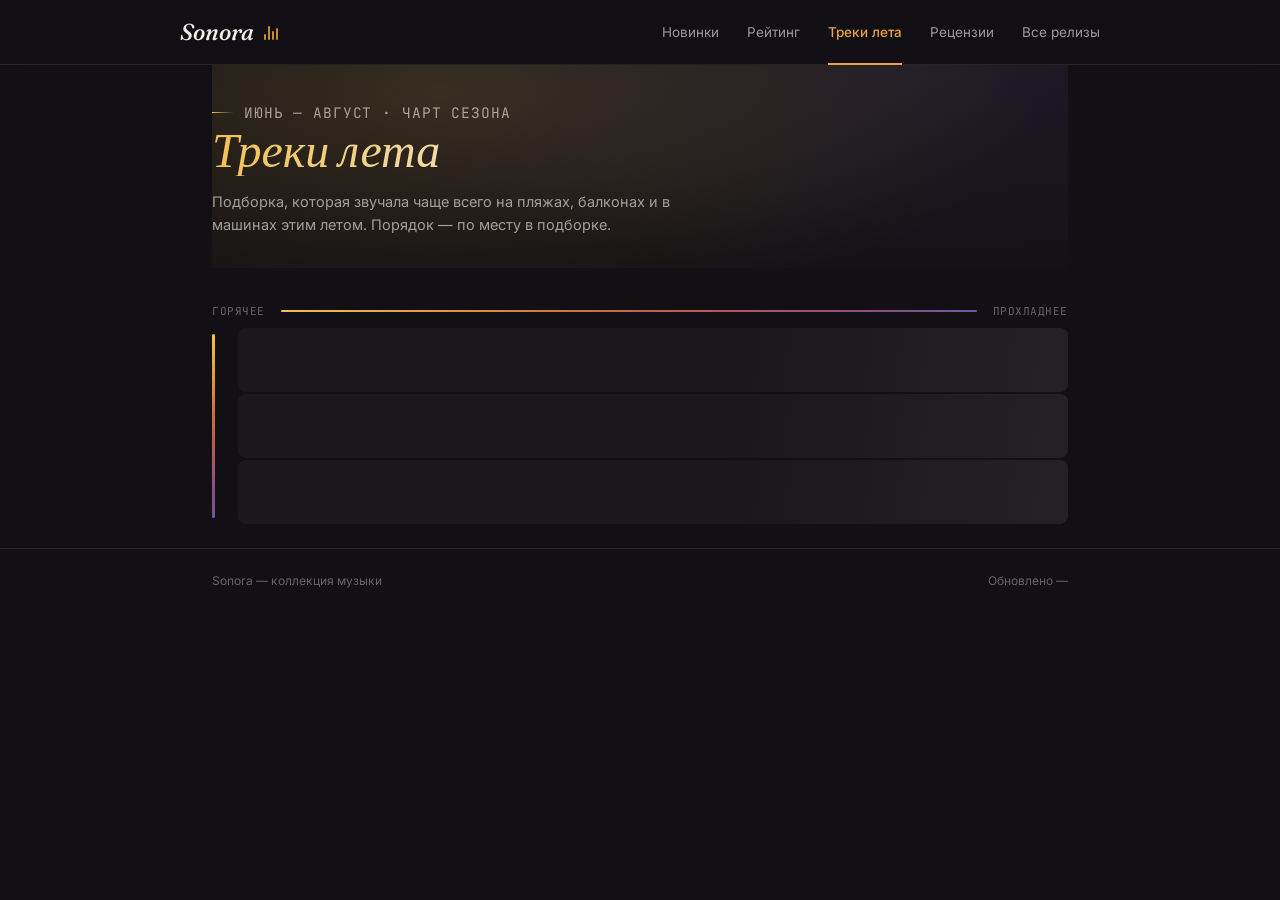
<file: summer-tracks-page.html>
<!DOCTYPE html>
<html lang="ru">
<head>
<meta charset="UTF-8">
<meta name="viewport" content="width=device-width, initial-scale=1.0">
<title>Sonora — Треки лета</title>
<link rel="preconnect" href="https://fonts.googleapis.com">
<link rel="preconnect" href="https://fonts.gstatic.com" crossorigin>
<link href="https://fonts.googleapis.com/css2?family=Fraunces:ital,opsz,wght@0,9..144,400;0,9..144,500;0,9..144,600;1,9..144,500&family=Inter:wght@400;500;600&family=JetBrains+Mono:wght@400;500;700&display=swap" rel="stylesheet">
<style>
  :root{
    --bg: #121014;
    --surface-1: #1b181d;
    --surface-2: #242026;
    --border: rgba(242,237,230,0.09);
    --border-strong: rgba(242,237,230,0.16);
    --text: #f2ede6;
    --text-secondary: rgba(242,237,230,0.62);
    --text-muted: rgba(242,237,230,0.38);
    --accent: #e8a33d;
    --coral: linear-gradient(150deg,#c65b3f 0%,#8a3a2c 100%);
    --teal: linear-gradient(150deg,#2f7a72 0%,#1c4a45 100%);
    --pink: linear-gradient(150deg,#b5566f 0%,#732f42 100%);
    --amber: linear-gradient(150deg,#d99a3d 0%,#8c5c1d 100%);
    --green: linear-gradient(150deg,#5c8a4a 0%,#33502a 100%);
    --plum: linear-gradient(150deg,#6b5a9e 0%,#3d3162 100%);
    --radius: 14px;
    --radius-sm: 8px;
  }

  *{box-sizing:border-box;}
  html{scroll-behavior:smooth;}
  body{
    margin:0;
    background:var(--bg);
    color:var(--text);
    font-family:'Inter',sans-serif;
    -webkit-font-smoothing:antialiased;
  }
  a{color:inherit;text-decoration:none;}
  button{font-family:inherit;}
  :focus-visible{outline:2px solid var(--accent); outline-offset:2px; border-radius:4px;}
  .wrap{max-width:920px;margin:0 auto;padding:0 32px;}

  /* ---------- Header (shared with index.html) ---------- */
  header{
    position:sticky; top:0; z-index:20;
    background:rgba(18,16,20,0.86);
    backdrop-filter:blur(10px);
    border-bottom:1px solid var(--border);
  }
  .header-inner{display:flex; align-items:center; justify-content:space-between; padding:18px 0;}
  .logo{display:flex; align-items:baseline; gap:10px;}
  .logo-mark{font-family:'Fraunces',serif; font-style:italic; font-weight:500; font-size:23px;}
  .logo-wave{display:flex; align-items:flex-end; gap:2px; height:14px; opacity:0.85;}
  .logo-wave span{width:2px; background:var(--accent); border-radius:2px; animation:wave 1.8s ease-in-out infinite;}
  .logo-wave span:nth-child(1){height:40%; animation-delay:0s;}
  .logo-wave span:nth-child(2){height:100%; animation-delay:0.2s;}
  .logo-wave span:nth-child(3){height:65%; animation-delay:0.4s;}
  .logo-wave span:nth-child(4){height:85%; animation-delay:0.6s;}
  @keyframes wave{0%,100%{transform:scaleY(0.6);} 50%{transform:scaleY(1);}}
  @media (prefers-reduced-motion:reduce){.logo-wave span{animation:none;}}

  nav{display:flex; gap:28px;}
  nav a{font-size:13.5px; color:var(--text-secondary); padding:6px 0; position:relative; transition:color 0.2s ease;}
  nav a:hover{color:var(--text);}
  nav a.active{color:var(--accent); font-weight:500;}
  nav a.active::after{content:''; position:absolute; left:0; right:0; bottom:-19px; height:2px; background:var(--accent);}

  /* ---------- Hero ---------- */
  main{padding:36px 0 80px;}
  .hero{position:relative; padding:36px 0 32px; overflow:hidden;}
  .hero::before{
    content:''; position:absolute; inset:-20% -10% auto -10%; height:340px;
    background:radial-gradient(ellipse at 30% 20%, rgba(242,193,78,0.16), transparent 60%),
               radial-gradient(ellipse at 80% 10%, rgba(107,90,158,0.14), transparent 55%);
    pointer-events:none;
  }
  .eyebrow{
    position:relative; font-family:'JetBrains Mono',monospace; font-size:11px; letter-spacing:0.06em;
    text-transform:uppercase; color:var(--heat-1,#f2c14e); margin:0 0 12px;
    display:flex; align-items:center; gap:10px;
  }
  .eyebrow::before{content:''; width:22px; height:1px; background:linear-gradient(90deg,#f2c14e,transparent);}
  .hero h1{
    position:relative; font-family:'Fraunces',serif; font-style:italic; font-weight:500;
    font-size:clamp(32px,5vw,48px); line-height:1.08; margin:0 0 14px;
    background:linear-gradient(100deg, #f2c14e 0%, var(--text) 45%);
    -webkit-background-clip:text; background-clip:text; color:transparent;
  }
  .hero p{position:relative; max-width:480px; font-size:14.5px; color:var(--text-secondary); line-height:1.6; margin:0;}

  /* ---------- Heat legend ---------- */
  .legend{
    display:flex; align-items:center; justify-content:space-between;
    padding:16px 0 10px; margin-top:20px;
    font-family:'JetBrains Mono',monospace; font-size:11px; color:var(--text-muted);
    text-transform:uppercase; letter-spacing:0.05em;
  }
  .legend .rail-mini{
    flex:1; height:2px; margin:0 16px; border-radius:2px;
    background:linear-gradient(90deg,#f2c14e,#eba93f,#e08c3a,#cf6f42,#bd5c52,#a8546c,#8a4d82,#6b5a9e);
  }

  /* ---------- Chart ---------- */
  .chart{position:relative; padding-left:26px; margin-bottom:24px;}
  .heat-rail{
    position:absolute; left:0; top:6px; bottom:6px; width:3px; border-radius:3px;
    background:linear-gradient(180deg,#f2c14e,#eba93f,#e08c3a,#cf6f42,#bd5c52,#a8546c,#8a4d82,#6b5a9e);
  }
  .track-row{
    position:relative; display:grid; grid-template-columns:64px 56px 1fr auto;
    align-items:center; gap:18px; padding:18px 16px 18px 22px; border-radius:var(--radius-sm);
    cursor:pointer; border:none; width:100%; text-align:left; background:none; color:inherit;
    transition:background 0.2s ease, transform 0.2s ease;
  }
  .track-row:hover{background:var(--surface-1); transform:translateX(2px);}
  .track-row:not(:last-child){border-bottom:1px solid var(--border);}
  .track-row:hover:not(:last-child){border-bottom-color:transparent;}
  .chart-rank{
    font-family:'JetBrains Mono',monospace; font-weight:700; font-size:34px; line-height:1;
    text-align:right; font-variant-numeric:tabular-nums;
  }
  .track-cover{width:56px; height:56px; border-radius:6px; flex-shrink:0; background-size:cover; background-position:center; box-shadow:0 4px 14px rgba(0,0,0,0.35);}
  .track-info .title{font-size:15px; font-weight:500; margin:0 0 4px;}
  .track-info .artist{font-size:13px; color:var(--text-secondary); margin:0;}
  .track-info .heat-label{
    display:inline-block; margin-top:7px; font-family:'JetBrains Mono',monospace; font-size:10.5px;
    letter-spacing:0.03em; text-transform:uppercase; color:var(--text-muted);
  }
  .track-genre{font-family:'JetBrains Mono',monospace; font-size:11px; color:var(--text-muted); text-align:right; white-space:nowrap;}

  /* ---------- Loading / empty states ---------- */
  .skeleton{
    background:linear-gradient(100deg, var(--surface-1) 30%, var(--surface-2) 50%, var(--surface-1) 70%);
    background-size:200% 100%; animation:shimmer 1.4s ease-in-out infinite; border-radius:var(--radius-sm);
  }
  @keyframes shimmer{0%{background-position:200% 0;} 100%{background-position:-200% 0;}}
  @media (prefers-reduced-motion:reduce){.skeleton{animation:none;} .track-row{transition:none;}}
  .state-msg{font-size:13px; color:var(--text-muted); padding:20px 0;}
  .state-msg.error{color:#d98a7a;}

  /* ---------- Star rating (shared with modal) ---------- */
  .stars{display:inline-flex; gap:2px; vertical-align:middle;}
  .stars .star{position:relative; width:12px; height:12px; flex-shrink:0;}
  .stars .star svg{position:absolute; inset:0; width:100%; height:100%;}
  .stars .star .empty{color:var(--border-strong); fill:none; stroke:currentColor; stroke-width:1.5;}
  .stars .star .fill{color:var(--accent); fill:currentColor; overflow:hidden; clip-path:inset(0 calc(100% - var(--fill,0%)) 0 0);}
  .stars.lg .star{width:17px; height:17px;}
  .rating-num{font-family:'JetBrains Mono',monospace; font-size:12px; color:var(--text-secondary); margin-left:6px;}

  /* ---------- Detail modal (shared with index.html) ---------- */
  .modal-overlay{
    position:fixed; inset:0; z-index:50; background:rgba(10,9,11,0.7); backdrop-filter:blur(4px);
    display:flex; align-items:center; justify-content:center; padding:24px;
    opacity:0; pointer-events:none; transition:opacity 0.2s ease;
  }
  .modal-overlay.open{opacity:1; pointer-events:auto;}
  .modal{
    background:var(--surface-1); border:1px solid var(--border-strong); border-radius:var(--radius);
    max-width:560px; width:100%; max-height:85vh; overflow-y:auto; padding:0;
    transform:translateY(12px); transition:transform 0.2s ease;
  }
  .modal-overlay.open .modal{transform:translateY(0);}
  .modal-cover{height:180px; position:relative; background-size:cover; background-position:center;}
  .modal-cover::after{content:''; position:absolute; inset:0; background:linear-gradient(0deg, var(--surface-1) 0%, transparent 60%);}
  .modal-close{
    position:absolute; top:14px; right:14px; z-index:2; width:30px; height:30px; border-radius:50%; border:none;
    background:rgba(18,16,20,0.55); color:var(--text); cursor:pointer; display:flex; align-items:center; justify-content:center;
  }
  .modal-close:hover{background:rgba(18,16,20,0.8);}
  .modal-body{padding:6px 28px 28px;}
  .modal-tag{font-family:'JetBrains Mono',monospace; font-size:10.5px; text-transform:uppercase; letter-spacing:0.04em; color:var(--accent);}
  .modal-body h3{font-family:'Fraunces',serif; font-weight:500; font-size:24px; margin:6px 0 2px;}
  .modal-artist{font-size:13.5px; color:var(--text-secondary); margin:0 0 14px;}
  .modal-rating{display:flex; align-items:center; margin-bottom:20px;}
  .modal-section-title{font-family:'JetBrains Mono',monospace; font-size:11px; text-transform:uppercase; letter-spacing:0.05em; color:var(--text-muted); margin:22px 0 10px;}
  .modal-review{font-size:13.5px; color:var(--text-secondary); line-height:1.65; margin:0;}
  .track-list{list-style:none; margin:0; padding:0;}
  .track-list li{display:flex; align-items:center; gap:12px; padding:9px 0; border-bottom:1px solid var(--border); font-size:13px;}
  .track-list li:last-child{border-bottom:none;}
  .track-list .num{font-family:'JetBrains Mono',monospace; color:var(--text-muted); width:20px;}
  .track-list .t-title{flex:1;}
  .track-list .dur{font-family:'JetBrains Mono',monospace; color:var(--text-muted); font-size:12px;}

  footer{border-top:1px solid var(--border); padding:24px 0; margin-top:20px;}
  footer .wrap{display:flex; justify-content:space-between; align-items:center; font-size:12px; color:var(--text-muted);}

  @media (max-width:640px){
    .wrap{padding:0 18px;}
    nav{display:none;}
    .track-row{grid-template-columns:40px 44px 1fr;}
    .track-genre{display:none;}
    .chart-rank{font-size:24px;}
  }
</style>
</head>
<body>

<header>
  <div class="wrap header-inner">
    <a class="logo" href="index.html">
      <span class="logo-mark">Sonora</span>
      <span class="logo-wave" aria-hidden="true"><span></span><span></span><span></span><span></span></span>
    </a>
    <nav aria-label="Разделы сайта">
      <a href="index.html#releases">Новинки</a>
      <a href="index.html#rating">Рейтинг</a>
      <a href="summer.html" class="active">Треки лета</a>
      <a href="index.html#reviews">Рецензии</a>
      <a href="releases.html">Все релизы</a>
    </nav>
  </div>
</header>

<main class="wrap">

  <section class="hero">
    <p class="eyebrow">Июнь — август · чарт сезона</p>
    <h1>Треки лета</h1>
    <p>Подборка, которая звучала чаще всего на пляжах, балконах и в машинах этим летом. Порядок — по месту в подборке.</p>
  </section>

  <div class="legend">
    <span>Горячее</span>
    <span class="rail-mini" aria-hidden="true"></span>
    <span>Прохладнее</span>
  </div>

  <section class="chart" id="chart">
    <div class="heat-rail" aria-hidden="true"></div>
    <div class="skeleton" style="height:64px; margin-bottom:2px;"></div>
    <div class="skeleton" style="height:64px; margin-bottom:2px;"></div>
    <div class="skeleton" style="height:64px;"></div>
  </section>

</main>

<footer>
  <div class="wrap">
    <span>Sonora — коллекция музыки</span>
    <span id="footer-updated">Обновлено —</span>
  </div>
</footer>

<div class="modal-overlay" id="modal-overlay">
  <div class="modal" role="dialog" aria-modal="true" aria-labelledby="modal-title">
    <div class="modal-cover" id="modal-cover">
      <button class="modal-close" id="modal-close" aria-label="Закрыть">
        <svg width="14" height="14" viewBox="0 0 24 24" fill="none" stroke="currentColor" stroke-width="2"><line x1="18" y1="6" x2="6" y2="18"/><line x1="6" y1="6" x2="18" y2="18"/></svg>
      </button>
    </div>
    <div class="modal-body">
      <p class="modal-tag" id="modal-genre"></p>
      <h3 id="modal-title"></h3>
      <p class="modal-artist" id="modal-artist"></p>
      <div class="modal-rating" id="modal-rating"></div>
      <div id="modal-tracks-section">
        <p class="modal-section-title">Треклист</p>
        <ul class="track-list" id="modal-tracks"></ul>
      </div>
      <div id="modal-review-section">
        <p class="modal-section-title">Рецензия</p>
        <p class="modal-review" id="modal-review"></p>
      </div>
    </div>
  </div>
</div>

<script type="module">
import { createClient } from 'https://esm.sh/@supabase/supabase-js@2';

const SUPABASE_URL = 'https://xlavseqcmfiqbiheajea.supabase.co';
const SUPABASE_ANON_KEY = 'eyJhbGciOiJIUzI1NiIsInR5cCI6IkpXVCJ9.eyJpc3MiOiJzdXBhYmFzZSIsInJlZiI6InhsYXZzZXFjbWZpcWJpaGVhamVhIiwicm9sZSI6ImFub24iLCJpYXQiOjE3ODQ4OTc2ODgsImV4cCI6MjEwMDQ3MzY4OH0.Biwof0qcafViagViPddujVId4Q6nVguGCkoLJ0urdeE';
const supabase = createClient(SUPABASE_URL, SUPABASE_ANON_KEY);
const RELEASE_CARDS_VIEW = 'release_cards';

const THEME_GRADIENT = {
  teal:  'var(--teal)',  pink:  'var(--pink)',  amber: 'var(--amber)',
  green: 'var(--green)', plum:  'var(--plum)',  coral: 'var(--coral)',
};

// Узлы тепловой шкалы: от раскалённого золота (#1) до сумеречной сливы (последний трек)
const HEAT_STOPS = ['#f2c14e','#eba93f','#e08c3a','#cf6f42','#bd5c52','#a8546c','#8a4d82','#6b5a9e'];

function hexToRgb(hex){
  const n = parseInt(hex.slice(1), 16);
  return [(n >> 16) & 255, (n >> 8) & 255, n & 255];
}
function rgbToHex([r,g,b]){
  return '#' + [r,g,b].map(v => Math.round(v).toString(16).padStart(2,'0')).join('');
}
function heatColor(t){
  const segments = HEAT_STOPS.length - 1;
  const pos = Math.max(0, Math.min(1, t)) * segments;
  const idx = Math.min(Math.floor(pos), segments - 1);
  const localT = pos - idx;
  const a = hexToRgb(HEAT_STOPS[idx]);
  const b = hexToRgb(HEAT_STOPS[idx + 1]);
  return rgbToHex(a.map((c, i) => c + (b[i] - c) * localT));
}

const releaseCache = new Map();
function cacheRelease(r){ releaseCache.set(r.id, r); return r; }

function coverStyle(release){
  if (release.cover_url) return `background-image:url('${release.cover_url}')`;
  return `background:${THEME_GRADIENT[release.cover_theme] || THEME_GRADIENT.teal}`;
}

function formatDuration(seconds){
  if (!seconds && seconds !== 0) return '';
  const m = Math.floor(seconds / 60);
  const s = String(seconds % 60).padStart(2, '0');
  return `${m}:${s}`;
}

function starsHTML(rating, size = ''){
  if (rating == null) return '<span class="rating-num">Без оценки</span>';
  const starSvg = (fillPct) => `
    <span class="star">
      <svg class="empty" viewBox="0 0 24 24"><path d="M12 2.5l2.9 6.6 7.2.7-5.4 4.9 1.6 7.1L12 18.1l-6.3 3.7 1.6-7.1-5.4-4.9 7.2-.7z"/></svg>
      <svg class="fill" viewBox="0 0 24 24" style="--fill:${fillPct}%"><path d="M12 2.5l2.9 6.6 7.2.7-5.4 4.9 1.6 7.1L12 18.1l-6.3 3.7 1.6-7.1-5.4-4.9 7.2-.7z"/></svg>
    </span>`;
  let out = `<span class="stars ${size}">`;
  for (let i = 0; i < 10; i++){
    out += starSvg(Math.max(0, Math.min(100, (rating - i) * 100)));
  }
  out += `</span><span class="rating-num">${rating.toFixed(1)}</span>`;
  return out;
}

function trackRowHTML(release, index, total){
  const color = heatColor(total > 1 ? index / (total - 1) : 0);
  const label = release.summer_pick_label || release.genre;
  return `
    <button class="track-row" data-id="${release.id}">
      <span class="chart-rank" style="color:${color}">${String(index + 1).padStart(2,'0')}</span>
      <div class="track-cover" style="${coverStyle(release)}"></div>
      <div class="track-info">
        <p class="title">${release.title}</p>
        <p class="artist">${release.artist}</p>
        <span class="heat-label">${label}</span>
      </div>
      <span class="track-genre">${release.genre}</span>
    </button>`;
}

const modalOverlay = document.getElementById('modal-overlay');
const modalCover = document.getElementById('modal-cover');

function openModal(release){
  modalCover.style.cssText = coverStyle(release);
  document.getElementById('modal-genre').textContent = release.genre;
  document.getElementById('modal-title').textContent = release.title;
  document.getElementById('modal-artist').textContent = release.artist;
  document.getElementById('modal-rating').innerHTML = starsHTML(release.rating, 'lg');

  const tracks = release.tracks || [];
  const tracksSection = document.getElementById('modal-tracks-section');
  if (tracks.length){
    tracksSection.style.display = '';
    document.getElementById('modal-tracks').innerHTML = tracks.map(t => `
      <li>
        <span class="num">${String(t.number).padStart(2,'0')}</span>
        <span class="t-title">${t.title}</span>
        <span class="dur">${formatDuration(t.duration)}</span>
      </li>`).join('');
  } else {
    tracksSection.style.display = 'none';
  }

  const reviewSection = document.getElementById('modal-review-section');
  if (release.review){
    reviewSection.style.display = '';
    document.getElementById('modal-review').textContent = release.review;
  } else {
    reviewSection.style.display = 'none';
  }

  modalOverlay.classList.add('open');
}

function closeModal(){ modalOverlay.classList.remove('open'); }

document.getElementById('modal-close').addEventListener('click', closeModal);
modalOverlay.addEventListener('click', (e) => { if (e.target === modalOverlay) closeModal(); });
document.addEventListener('keydown', (e) => { if (e.key === 'Escape') closeModal(); });

document.addEventListener('click', (e) => {
  const el = e.target.closest('[data-id]');
  if (!el) return;
  const release = releaseCache.get(el.dataset.id);
  if (release) openModal(release);
});

async function fetchSummerPicks(){
  const { data, error } = await supabase
    .from(RELEASE_CARDS_VIEW)
    .select('*')
    .eq('is_summer_pick', true)
    .order('summer_pick_rank', { ascending: true });
  if (error) throw error;
  return data;
}

async function renderChart(){
  const chart = document.getElementById('chart');
  try {
    const picks = await fetchSummerPicks();
    picks.forEach(cacheRelease);
    if (!picks.length){
      chart.innerHTML = `<p class="state-msg">Подборка ещё формируется.</p>`;
      return;
    }
    chart.innerHTML = `<div class="heat-rail" aria-hidden="true"></div>` +
      picks.map((p, i) => trackRowHTML(p, i, picks.length)).join('');
  } catch (err){
    console.error(err);
    chart.innerHTML = `<p class="state-msg error">Не удалось загрузить чарт. Проверьте подключение к Supabase.</p>`;
  }
}

document.getElementById('footer-updated').textContent =
  `Обновлено ${new Date().toLocaleDateString('ru-RU', { day:'numeric', month:'long', year:'numeric' })}`;

renderChart();
</script>

</body>
</html>
</file>
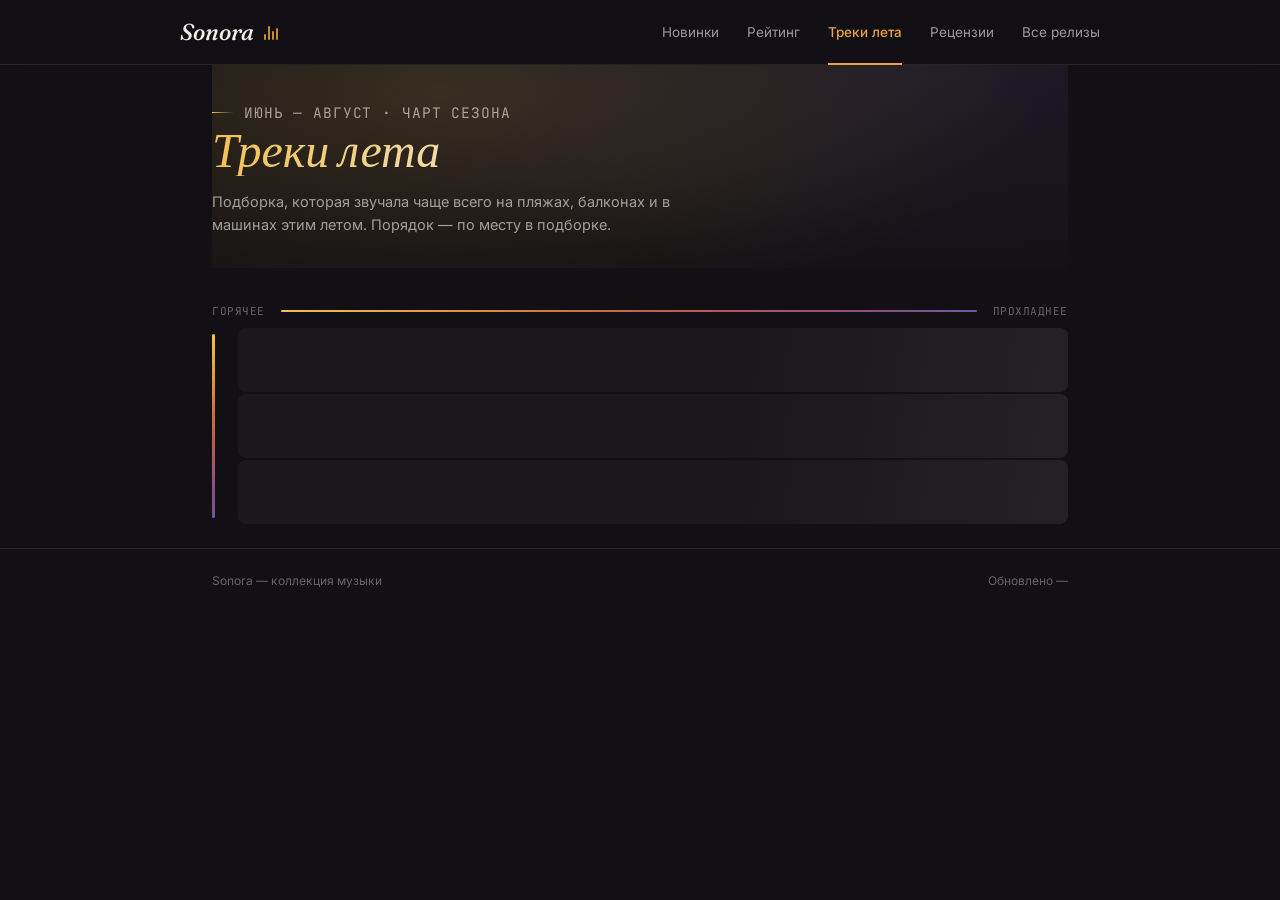
<file: summer.html>
<!DOCTYPE html>
<html lang="ru">
<head>
<link rel="icon" href="data:image/svg+xml,<svg xmlns='http://www.w3.org/2000/svg' viewBox='0 0 100 100'><text x='50' y='75' font-size='80' font-family='Georgia,serif' font-weight='bold' fill='%2334D399' text-anchor='middle'>S</text></svg>">
<meta charset="UTF-8">
<meta name="viewport" content="width=device-width, initial-scale=1.0">
<title>Sonora — Треки лета</title>
<link rel="preconnect" href="https://fonts.googleapis.com">
<link rel="preconnect" href="https://fonts.gstatic.com" crossorigin>
<link href="https://fonts.googleapis.com/css2?family=Fraunces:ital,opsz,wght@0,9..144,400;0,9..144,500;0,9..144,600;1,9..144,500&family=Inter:wght@400;500;600&family=JetBrains+Mono:wght@400;500;700&display=swap" rel="stylesheet">
<link rel="stylesheet" href="modal.css">
  <style>
  :root{
    --bg: #121014;
    --surface-1: #1b181d;
    --surface-2: #242026;
    --border: rgba(242,237,230,0.09);
    --border-strong: rgba(242,237,230,0.16);
    --text: #f2ede6;
    --text-secondary: rgba(242,237,230,0.62);
    --text-muted: rgba(242,237,230,0.38);
    --accent: #e8a33d;
    --coral: linear-gradient(150deg,#c65b3f 0%,#8a3a2c 100%);
    --teal: linear-gradient(150deg,#2f7a72 0%,#1c4a45 100%);
    --pink: linear-gradient(150deg,#b5566f 0%,#732f42 100%);
    --amber: linear-gradient(150deg,#d99a3d 0%,#8c5c1d 100%);
    --green: linear-gradient(150deg,#5c8a4a 0%,#33502a 100%);
    --plum: linear-gradient(150deg,#6b5a9e 0%,#3d3162 100%);
    --radius: 14px;
    --radius-sm: 8px;
  }

  *{box-sizing:border-box;}
  html{scroll-behavior:smooth;}
  body{
    margin:0;
    background:var(--bg);
    color:var(--text);
    font-family:'Inter',sans-serif;
    -webkit-font-smoothing:antialiased;
  }
  a{color:inherit;text-decoration:none;}
  button{font-family:inherit;}
  :focus-visible{outline:2px solid var(--accent); outline-offset:2px; border-radius:4px;}
  .wrap{max-width:920px;margin:0 auto;padding:0 32px;}

  /* ---------- Header (shared with index.html) ---------- */
  header{
    position:sticky; top:0; z-index:20;
    background:rgba(18,16,20,0.86);
    backdrop-filter:blur(10px);
    border-bottom:1px solid var(--border);
  }
  .header-inner{display:flex; align-items:center; justify-content:space-between; padding:18px 0;}
  .logo{display:flex; align-items:baseline; gap:10px;}
  .logo-mark{font-family:'Fraunces',serif; font-style:italic; font-weight:500; font-size:23px;}
  .logo-wave{display:flex; align-items:flex-end; gap:2px; height:14px; opacity:0.85;}
  .logo-wave span{width:2px; background:var(--accent); border-radius:2px; animation:wave 1.8s ease-in-out infinite;}
  .logo-wave span:nth-child(1){height:40%; animation-delay:0s;}
  .logo-wave span:nth-child(2){height:100%; animation-delay:0.2s;}
  .logo-wave span:nth-child(3){height:65%; animation-delay:0.4s;}
  .logo-wave span:nth-child(4){height:85%; animation-delay:0.6s;}
  @keyframes wave{0%,100%{transform:scaleY(0.6);} 50%{transform:scaleY(1);}}
  @media (prefers-reduced-motion:reduce){.logo-wave span{animation:none;}}

  nav{display:flex; gap:28px;}
  nav a{font-size:13.5px; color:var(--text-secondary); padding:6px 0; position:relative; transition:color 0.2s ease;}
  nav a:hover{color:var(--text);}
  nav a.active{color:var(--accent); font-weight:500;}
  nav a.active::after{content:''; position:absolute; left:0; right:0; bottom:-19px; height:2px; background:var(--accent);}

  /* ---------- Hero ---------- */
  main{padding:36px 0 80px;}
  .hero{position:relative; padding:36px 0 32px; overflow:hidden;}
  .hero::before{
    content:''; position:absolute; inset:-20% -10% auto -10%; height:340px;
    background:radial-gradient(ellipse at 30% 20%, rgba(242,193,78,0.16), transparent 60%),
               radial-gradient(ellipse at 80% 10%, rgba(107,90,158,0.14), transparent 55%);
    pointer-events:none;
  }
  .eyebrow{
    position:relative; font-family:'JetBrains Mono',monospace; font-size:11px; letter-spacing:0.06em;
    text-transform:uppercase; color:var(--heat-1,#f2c14e); margin:0 0 12px;
    display:flex; align-items:center; gap:10px;
  }
  .eyebrow::before{content:''; width:22px; height:1px; background:linear-gradient(90deg,#f2c14e,transparent);}
  .hero h1{
    position:relative; font-family:'Fraunces',serif; font-style:italic; font-weight:500;
    font-size:clamp(32px,5vw,48px); line-height:1.08; margin:0 0 14px;
    background:linear-gradient(100deg, #f2c14e 0%, var(--text) 45%);
    -webkit-background-clip:text; background-clip:text; color:transparent;
  }
  .hero p{position:relative; max-width:480px; font-size:14.5px; color:var(--text-secondary); line-height:1.6; margin:0;}

  /* ---------- Heat legend ---------- */
  .legend{
    display:flex; align-items:center; justify-content:space-between;
    padding:16px 0 10px; margin-top:20px;
    font-family:'JetBrains Mono',monospace; font-size:11px; color:var(--text-muted);
    text-transform:uppercase; letter-spacing:0.05em;
  }
  .legend .rail-mini{
    flex:1; height:2px; margin:0 16px; border-radius:2px;
    background:linear-gradient(90deg,#f2c14e,#eba93f,#e08c3a,#cf6f42,#bd5c52,#a8546c,#8a4d82,#6b5a9e);
  }

  /* ---------- Chart ---------- */
  .chart{position:relative; padding-left:26px; margin-bottom:24px;}
  .heat-rail{
    position:absolute; left:0; top:6px; bottom:6px; width:3px; border-radius:3px;
    background:linear-gradient(180deg,#f2c14e,#eba93f,#e08c3a,#cf6f42,#bd5c52,#a8546c,#8a4d82,#6b5a9e);
  }
  .track-row{
    position:relative; display:grid; grid-template-columns:64px 56px 1fr auto;
    align-items:center; gap:18px; padding:18px 16px 18px 22px; border-radius:var(--radius-sm);
    cursor:pointer; border:none; width:100%; text-align:left; background:none; color:inherit;
    transition:background 0.2s ease, transform 0.2s ease;
  }
  .track-row:hover{background:var(--surface-1); transform:translateX(2px);}
  .track-row:not(:last-child){border-bottom:1px solid var(--border);}
  .track-row:hover:not(:last-child){border-bottom-color:transparent;}
  .chart-rank{
    font-family:'JetBrains Mono',monospace; font-weight:700; font-size:34px; line-height:1;
    text-align:right; font-variant-numeric:tabular-nums;
  }
  .track-cover{width:56px; height:56px; border-radius:6px; flex-shrink:0; background-size:cover; background-position:center; box-shadow:0 4px 14px rgba(0,0,0,0.35);}
  .track-info .title{font-size:15px; font-weight:500; margin:0 0 4px;}
  .track-info .artist{font-size:13px; color:var(--text-secondary); margin:0;}
  .track-info .heat-label{
    display:inline-block; margin-top:7px; font-family:'JetBrains Mono',monospace; font-size:10.5px;
    letter-spacing:0.03em; text-transform:uppercase; color:var(--text-muted);
  }
  .track-genre{font-family:'JetBrains Mono',monospace; font-size:11px; color:var(--text-muted); text-align:right; white-space:nowrap;}

  /* ---------- Loading / empty states ---------- */
  .skeleton{
    background:linear-gradient(100deg, var(--surface-1) 30%, var(--surface-2) 50%, var(--surface-1) 70%);
    background-size:200% 100%; animation:shimmer 1.4s ease-in-out infinite; border-radius:var(--radius-sm);
  }
  @keyframes shimmer{0%{background-position:200% 0;} 100%{background-position:-200% 0;}}
  @media (prefers-reduced-motion:reduce){.skeleton{animation:none;} .track-row{transition:none;}}
  .state-msg{font-size:13px; color:var(--text-muted); padding:20px 0;}
  .state-msg.error{color:#d98a7a;}

  /* ---------- Star rating (shared with modal) ---------- */
  .stars{display:inline-flex; gap:2px; vertical-align:middle;}
  .stars .star{position:relative; width:12px; height:12px; flex-shrink:0;}
  .stars .star svg{position:absolute; inset:0; width:100%; height:100%;}
  .stars .star .empty{color:var(--border-strong); fill:none; stroke:currentColor; stroke-width:1.5;}
  .stars .star .fill{color:var(--accent); fill:currentColor; overflow:hidden; clip-path:inset(0 calc(100% - var(--fill,0%)) 0 0);}
  .stars.lg .star{width:17px; height:17px;}
  .rating-num{font-family:'JetBrains Mono',monospace; font-size:12px; color:var(--text-secondary); margin-left:6px;}

  /* ---------- Detail modal (shared with index.html) ---------- */
  .modal-overlay{
    position:fixed; inset:0; z-index:50; background:rgba(10,9,11,0.7); backdrop-filter:blur(4px);
    display:flex; align-items:center; justify-content:center; padding:24px;
    opacity:0; pointer-events:none; transition:opacity 0.2s ease;
  }
  .modal-overlay.open{opacity:1; pointer-events:auto;}
  .modal{
    background:var(--surface-1); border:1px solid var(--border-strong); border-radius:var(--radius);
    max-width:560px; width:100%; max-height:85vh; overflow-y:auto; padding:0;
    transform:translateY(12px); transition:transform 0.2s ease;
  }
  .modal-overlay.open .modal{transform:translateY(0);}
  .modal-cover{height:180px; position:relative; background-size:cover; background-position:center;}
  .modal-cover::after{content:''; position:absolute; inset:0; background:linear-gradient(0deg, var(--surface-1) 0%, transparent 60%);}
  .modal-close{
    position:absolute; top:14px; right:14px; z-index:2; width:30px; height:30px; border-radius:50%; border:none;
    background:rgba(18,16,20,0.55); color:var(--text); cursor:pointer; display:flex; align-items:center; justify-content:center;
  }
  .modal-close:hover{background:rgba(18,16,20,0.8);}
  .modal-body{padding:6px 28px 28px;}
  .modal-tag{font-family:'JetBrains Mono',monospace; font-size:10.5px; text-transform:uppercase; letter-spacing:0.04em; color:var(--accent);}
  .modal-body h3{font-family:'Fraunces',serif; font-weight:500; font-size:24px; margin:6px 0 2px;}
  .modal-artist{font-size:13.5px; color:var(--text-secondary); margin:0 0 14px;}
  .modal-rating{display:flex; align-items:center; margin-bottom:20px;}
  .modal-section-title{font-family:'JetBrains Mono',monospace; font-size:11px; text-transform:uppercase; letter-spacing:0.05em; color:var(--text-muted); margin:22px 0 10px;}
  .modal-review{font-size:13.5px; color:var(--text-secondary); line-height:1.65; margin:0;}
  .track-list{list-style:none; margin:0; padding:0;}
  .track-list li{display:flex; align-items:center; gap:12px; padding:9px 0; border-bottom:1px solid var(--border); font-size:13px;}
  .track-list li:last-child{border-bottom:none;}
  .track-list .num{font-family:'JetBrains Mono',monospace; color:var(--text-muted); width:20px;}
  .track-list .t-title{flex:1;}
  .track-list .dur{font-family:'JetBrains Mono',monospace; color:var(--text-muted); font-size:12px;}

  footer{border-top:1px solid var(--border); padding:24px 0; margin-top:20px;}
  footer .wrap{display:flex; justify-content:space-between; align-items:center; font-size:12px; color:var(--text-muted);}

  @media (max-width:640px){
    .wrap{padding:0 18px;}
    nav{display:none;}
    .track-row{grid-template-columns:40px 44px 1fr;}
    .track-genre{display:none;}
    .chart-rank{font-size:24px;}
  }
</style>
</head>
<body>

<header>
  <div class="wrap header-inner">
    <a class="logo" href="index.html">
      <span class="logo-mark">Sonora</span>
      <span class="logo-wave" aria-hidden="true"><span></span><span></span><span></span><span></span></span>
    </a>
    <nav aria-label="Разделы сайта">
      <a href="index.html#releases">Новинки</a>
      <a href="index.html#rating">Рейтинг</a>
      <a href="summer.html" class="active">Треки лета</a>
      <a href="index.html#reviews">Рецензии</a>
      <a href="releases.html">Все релизы</a>
    </nav>
  </div>
</header>

<main class="wrap">

  <section class="hero">
    <p class="eyebrow">Июнь — август · чарт сезона</p>
    <h1>Треки лета</h1>
    <p>Подборка, которая звучала чаще всего на пляжах, балконах и в машинах этим летом. Порядок — по месту в подборке.</p>
  </section>

  <div class="legend">
    <span>Горячее</span>
    <span class="rail-mini" aria-hidden="true"></span>
    <span>Прохладнее</span>
  </div>

  <section class="chart" id="chart">
    <div class="heat-rail" aria-hidden="true"></div>
    <div class="skeleton" style="height:64px; margin-bottom:2px;"></div>
    <div class="skeleton" style="height:64px; margin-bottom:2px;"></div>
    <div class="skeleton" style="height:64px;"></div>
  </section>

</main>

<footer>
  <div class="wrap">
    <span>Sonora — коллекция музыки</span>
    <span id="footer-updated">Обновлено —</span>
  </div>
</footer>

<!-- Detail modal -->
<div class="modal-overlay" id="modal-overlay">
  <div class="modal" role="dialog" aria-modal="true" aria-labelledby="modal-title">
    <button class="modal-close" id="modal-close" aria-label="Закрыть">
      <svg width="14" height="14" viewBox="0 0 24 24" fill="none" stroke="currentColor" stroke-width="2"><line x1="18" y1="6" x2="6" y2="18"/><line x1="6" y1="6" x2="18" y2="18"/></svg>
    </button>

    <!-- Новая шапка: квадратный постер слева, инфо справа -->
    <div class="modal-header-grid" id="modal-header-bg">
      <div class="modal-poster" id="modal-cover"></div>
      <div class="modal-info">
        <p class="modal-tag" id="modal-genre"></p>
        <h3 id="modal-title"></h3>
        <p class="modal-artist" id="modal-artist"></p>
        <div class="modal-rating" id="modal-rating"></div>
      </div>
    </div>

    <div class="modal-body">
      <div id="modal-tracks-section">
        <p class="modal-section-title">Треклист</p>
        <ul class="track-list" id="modal-tracks"></ul>
      </div>
      <div id="modal-review-section">
        <p class="modal-section-title">Рецензия</p>
        <p class="modal-review" id="modal-review"></p>
      </div>
    </div>
  </div>
</div>

<script type="module">
import { createClient } from 'https://esm.sh/@supabase/supabase-js@2';
// 1. Подключаем наш новый модуль
import { initModal, openModal, coverStyle, formatDuration, starsHTML } from './modal.js';

// 2. Инициализируем закрытие по клику/Escape
initModal();

  
const SUPABASE_URL = 'https://xlavseqcmfiqbiheajea.supabase.co';
const SUPABASE_ANON_KEY = 'eyJhbGciOiJIUzI1NiIsInR5cCI6IkpXVCJ9.eyJpc3MiOiJzdXBhYmFzZSIsInJlZiI6InhsYXZzZXFjbWZpcWJpaGVhamVhIiwicm9sZSI6ImFub24iLCJpYXQiOjE3ODQ4OTc2ODgsImV4cCI6MjEwMDQ3MzY4OH0.Biwof0qcafViagViPddujVId4Q6nVguGCkoLJ0urdeE';
const supabase = createClient(SUPABASE_URL, SUPABASE_ANON_KEY);
const RELEASE_CARDS_VIEW = 'release_cards';

// Узлы тепловой шкалы: от раскалённого золота (#1) до сумеречной сливы (последний трек)
const HEAT_STOPS = ['#f2c14e','#eba93f','#e08c3a','#cf6f42','#bd5c52','#a8546c','#8a4d82','#6b5a9e'];

function hexToRgb(hex){
  const n = parseInt(hex.slice(1), 16);
  return [(n >> 16) & 255, (n >> 8) & 255, n & 255];
}
function rgbToHex([r,g,b]){
  return '#' + [r,g,b].map(v => Math.round(v).toString(16).padStart(2,'0')).join('');
}
function heatColor(t){
  const segments = HEAT_STOPS.length - 1;
  const pos = Math.max(0, Math.min(1, t)) * segments;
  const idx = Math.min(Math.floor(pos), segments - 1);
  const localT = pos - idx;
  const a = hexToRgb(HEAT_STOPS[idx]);
  const b = hexToRgb(HEAT_STOPS[idx + 1]);
  return rgbToHex(a.map((c, i) => c + (b[i] - c) * localT));
}

const releaseCache = new Map();
function cacheRelease(r){ releaseCache.set(r.id, r); return r; }


function trackRowHTML(release, index, total){
  const color = heatColor(total > 1 ? index / (total - 1) : 0);
  const label = release.summer_pick_label || release.genre;
  return `
    <button class="track-row" data-id="${release.id}">
      <span class="chart-rank" style="color:${color}">${String(index + 1).padStart(2,'0')}</span>
      <div class="track-cover" style="${coverStyle(release)}"></div>
      <div class="track-info">
        <p class="title">${release.title}</p>
        <p class="artist">${release.artist}</p>
        <span class="heat-label">${label}</span>
      </div>
      <span class="track-genre">${release.genre}</span>
    </button>`;
}


async function fetchSummerPicks(){
  const { data, error } = await supabase
    .from(RELEASE_CARDS_VIEW)
    .select('*')
    .eq('is_summer_pick', true)
    .order('summer_pick_rank', { ascending: true });
  if (error) throw error;
  return data;
}

async function renderChart(){
  const chart = document.getElementById('chart');
  try {
    const picks = await fetchSummerPicks();
    picks.forEach(cacheRelease);
    if (!picks.length){
      chart.innerHTML = `<p class="state-msg">Подборка ещё формируется.</p>`;
      return;
    }
    chart.innerHTML = `<div class="heat-rail" aria-hidden="true"></div>` +
      picks.map((p, i) => trackRowHTML(p, i, picks.length)).join('');
  } catch (err){
    console.error(err);
    chart.innerHTML = `<p class="state-msg error">Не удалось загрузить чарт. Проверьте подключение к Supabase.</p>`;
  }
}

document.getElementById('footer-updated').textContent =
  `Обновлено ${new Date().toLocaleDateString('ru-RU', { day:'numeric', month:'long', year:'numeric' })}`;

renderChart();

// Открытие модального окна при клике на любой элемент с data-id
document.addEventListener('click', (e) => {
  const el = e.target.closest('[data-id]');
  if (!el) return;
  const release = releaseCache.get(el.dataset.id);
  if (release) openModal(release);
});
  
</script>

</body>
</html>
</file>
<file: modal.css>
/* modal.css — общие стили модального окна Sonora */

.modal-overlay {
  position: fixed; inset: 0; z-index: 50;
  background: rgba(10, 9, 11, 0.7);
  backdrop-filter: blur(4px);
  display: flex; align-items: center; justify-content: center; padding: 24px;
  opacity: 0; pointer-events: none; transition: opacity 0.2s ease;
}
.modal-overlay.open { opacity: 1; pointer-events: auto; }

.modal {
  background: var(--surface-1); border: 1px solid var(--border-strong);
  border-radius: var(--radius); max-width: 560px; width: 100%; max-height: 85vh;
  overflow-y: auto; padding: 0;
  transform: translateY(12px); transition: transform 0.2s ease;
}
.modal-overlay.open .modal { transform: translateY(0); }

/* Шапка в две колонки */
.modal-header-grid {
  display: flex; align-items: flex-end; gap: 24px;
  padding: 32px 28px 24px 28px; position: relative;
  background-size: cover; background-position: center;
  border-bottom: none; /* <-- 1. УБИРАЕМ РАЗДЕЛИТЕЛЬНУЮ ЛИНИЮ */
  overflow: hidden;    /* <-- Добавляем, чтобы фон аккуратно вписывался в углы */
}

.modal-header-grid::after {
  content: ''; position: absolute; inset: 0;
  /* 2. ПЛАВНОЕ ЗАТЕМНЕНИЕ: от полупрозрачного сверху к 100% цвету фона (--surface-1) внизу */
  background: linear-gradient(
    180deg, 
    rgba(27, 24, 29, 0.80) 0%, 
    rgba(27, 24, 29, 0.95) 75%, 
    var(--surface-1) 100%
  );
  z-index: 0;
}

.modal-poster {
  width: 180px; height: 180px; border-radius: var(--radius-sm);
  flex-shrink: 0; background-size: cover; background-position: center;
  box-shadow: 0 8px 24px rgba(0,0,0,0.5); position: relative; z-index: 1;
}
.modal-info { position: relative; z-index: 1; display: flex; flex-direction: column; }

.modal-close {
  position: absolute; top: 14px; right: 14px; z-index: 10;
  width: 30px; height: 30px; border-radius: 50%; border: none;
  background: rgba(18,16,20,0.55); color: var(--text); cursor: pointer;
  display: flex; align-items: center; justify-content: center;
}
.modal-close:hover { background: rgba(18,16,20,0.8); }

.modal-body { padding: 8px 28px 28px; }
.modal-tag {
  font-family: 'JetBrains Mono', monospace; font-size: 10.5px;
  text-transform: uppercase; letter-spacing: 0.04em; color: var(--accent);
}
.modal-body h3 { font-family: 'Fraunces', serif; font-weight: 500; font-size: 24px; margin: 6px 0 2px; }
.modal-artist { font-size: 13.5px; color: var(--text-secondary); margin: 0 0 14px; }
.modal-rating { display: flex; align-items: center; margin-bottom: 20px; }
.modal-section-title {
  font-family: 'JetBrains Mono', monospace; font-size: 11px;
  text-transform: uppercase; letter-spacing: 0.05em; color: var(--text-muted); margin: 22px 0 10px;
}
.modal-review { font-size: 13.5px; color: var(--text-secondary); line-height: 1.65; margin: 0; }

.track-list { list-style: none; margin: 0; padding: 0; }
.track-list li {
  display: flex; align-items: center; gap: 12px; padding: 9px 0;
  border-bottom: 1px solid var(--border); font-size: 13px;
}
.track-list li:last-child { border-bottom: none; }
.track-list .num { font-family: 'JetBrains Mono', monospace; color: var(--text-muted); width: 20px; }
.track-list .t-title { flex: 1; }
.track-list .dur { font-family: 'JetBrains Mono', monospace; color: var(--text-muted); font-size: 12px; }

@media (max-width: 600px) {
  .modal-header-grid { flex-direction: column; align-items: center; text-align: center; padding: 36px 20px 20px; }
  .modal-poster { width: 160px; height: 160px; }
  .modal-rating { justify-content: center; }
}
/* ---------- Оценки (звёзды) ---------- */
.stars { 
  display: inline-flex; gap: 2px; vertical-align: middle; 
}
.stars .star {
  position: relative; width: 12px; height: 12px; flex-shrink: 0;
}
.stars .star svg { 
  position: absolute; inset: 0; width: 100%; height: 100%; 
}
.stars .star .empty { 
  color: var(--border-strong); fill: none; stroke: currentColor; stroke-width: 1.5; 
}
.stars .star .fill {
  color: var(--accent); fill: currentColor; overflow: hidden;
  clip-path: inset(0 calc(100% - var(--fill, 0%)) 0 0);
}
.stars.lg .star { 
  width: 17px; height: 17px; 
}
.rating-num { 
  font-family: 'JetBrains Mono', monospace; font-size: 12px; color: var(--text-secondary); margin-left: 6px; 
}
</file>
